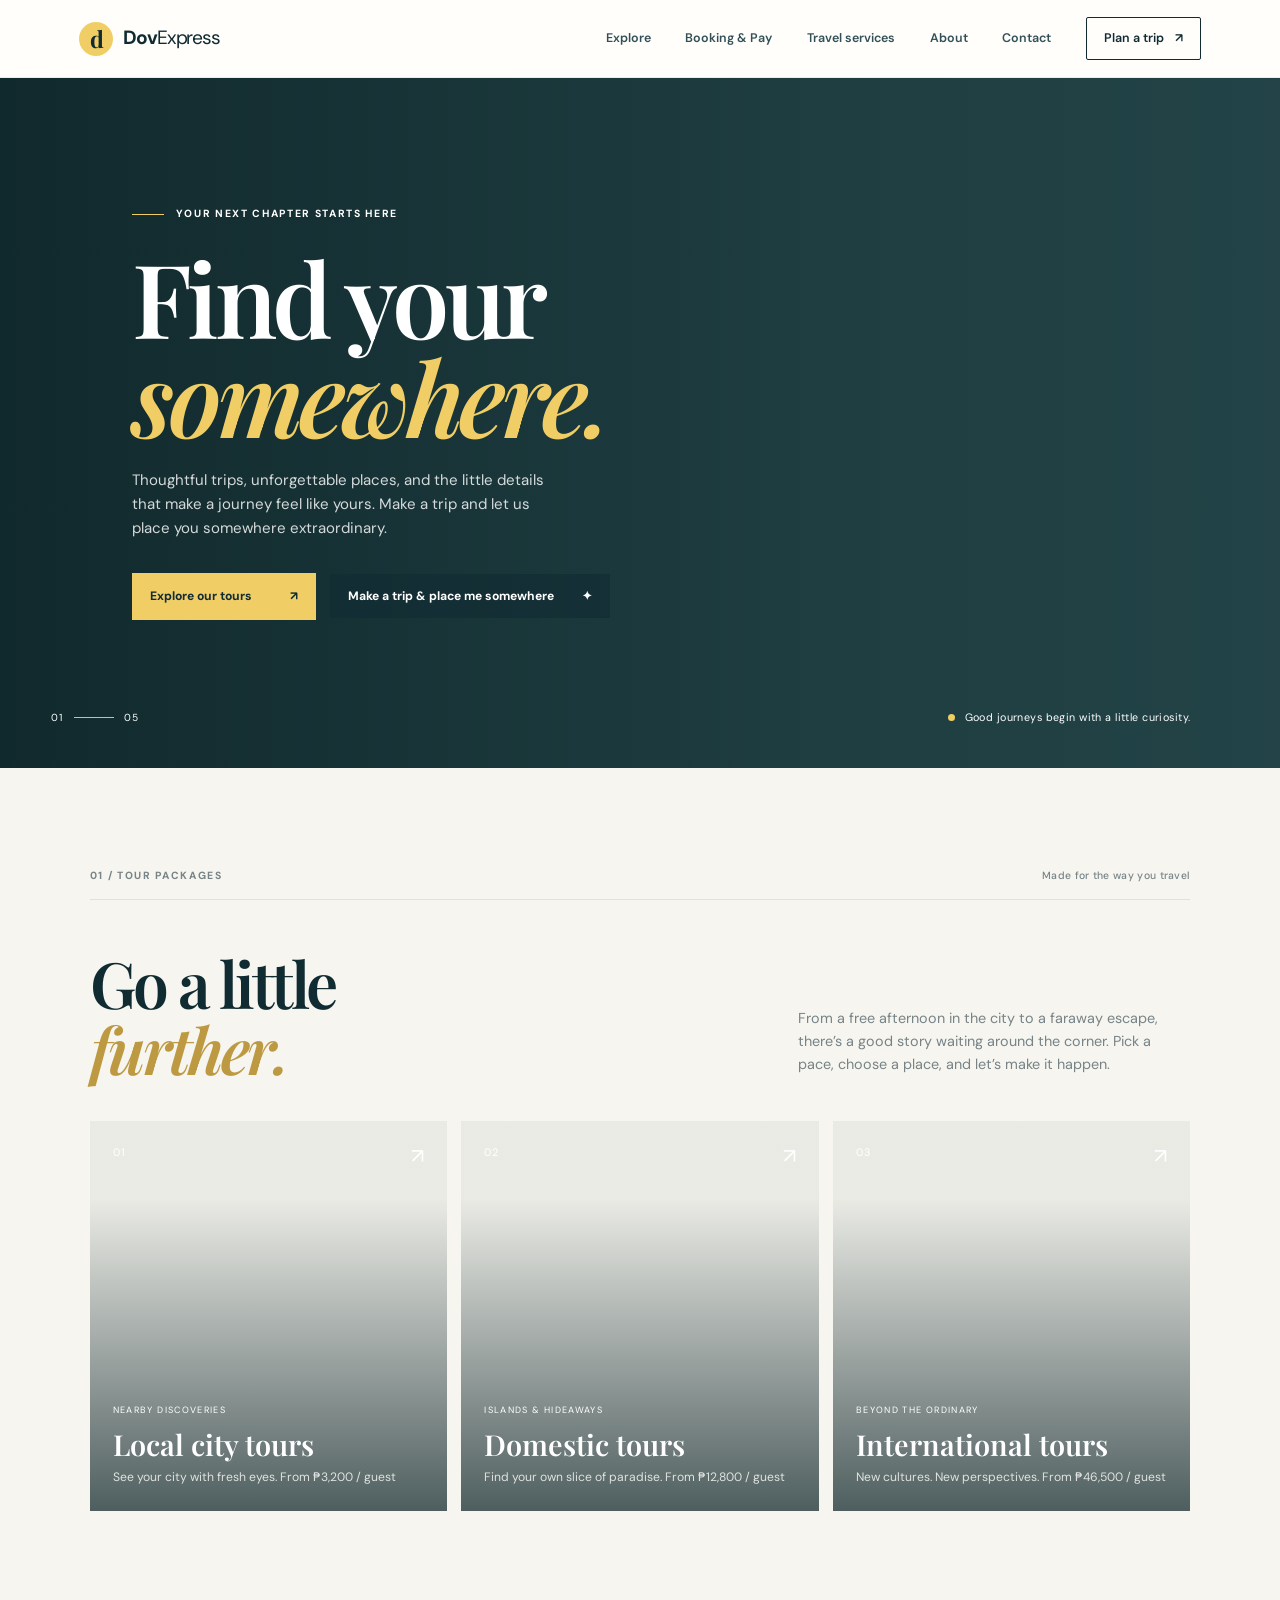
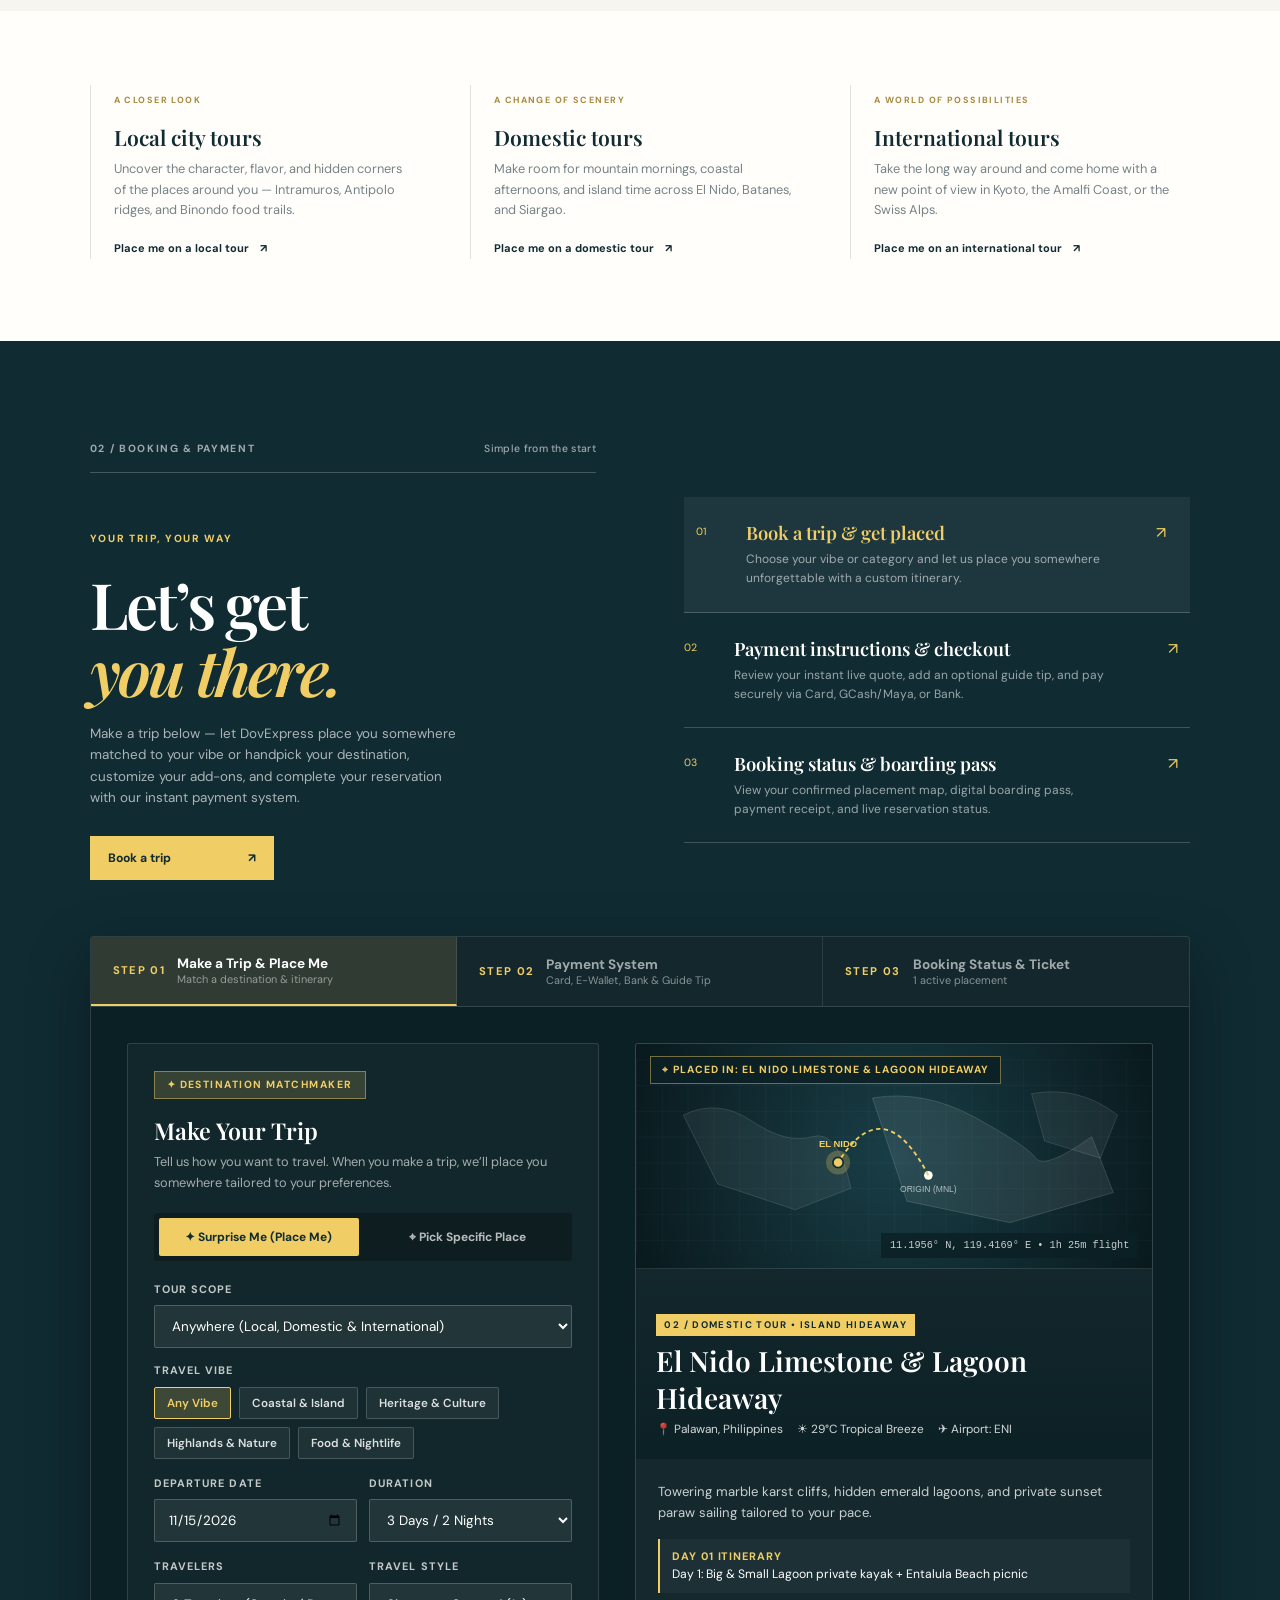
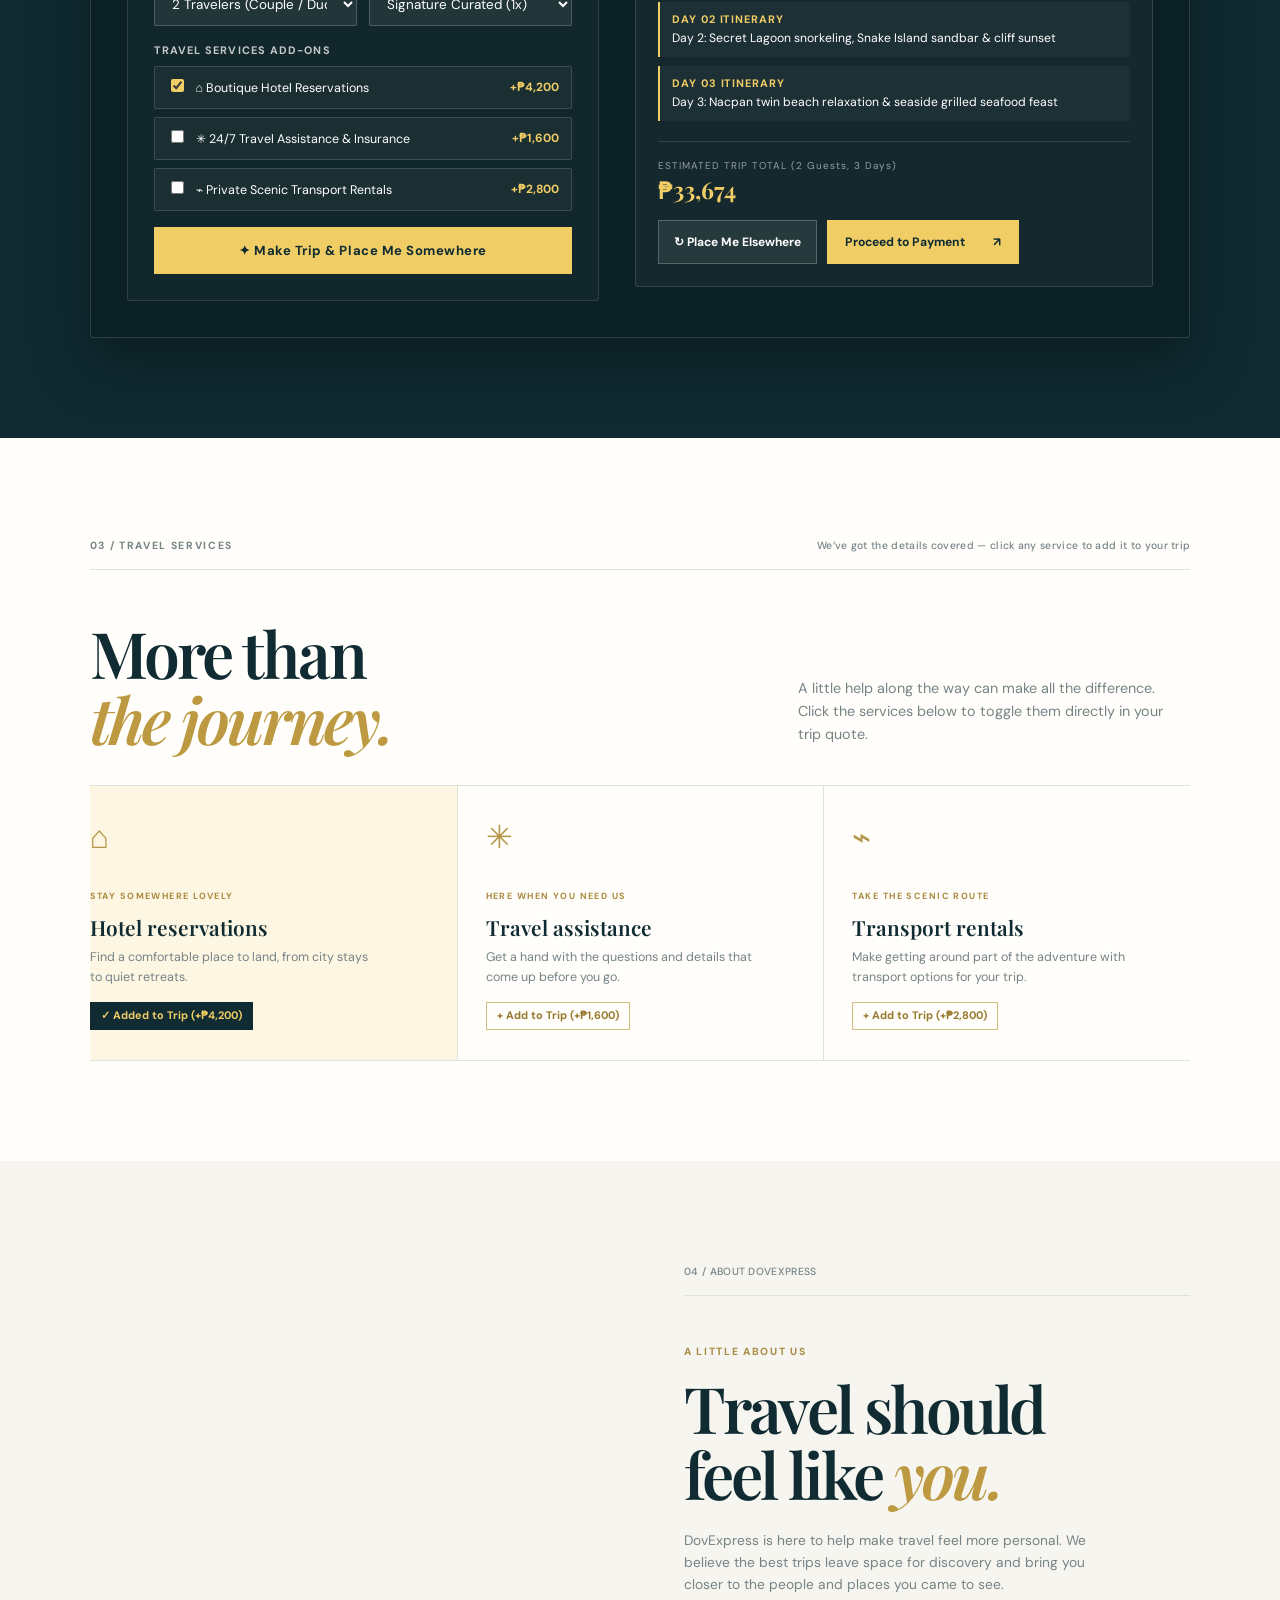
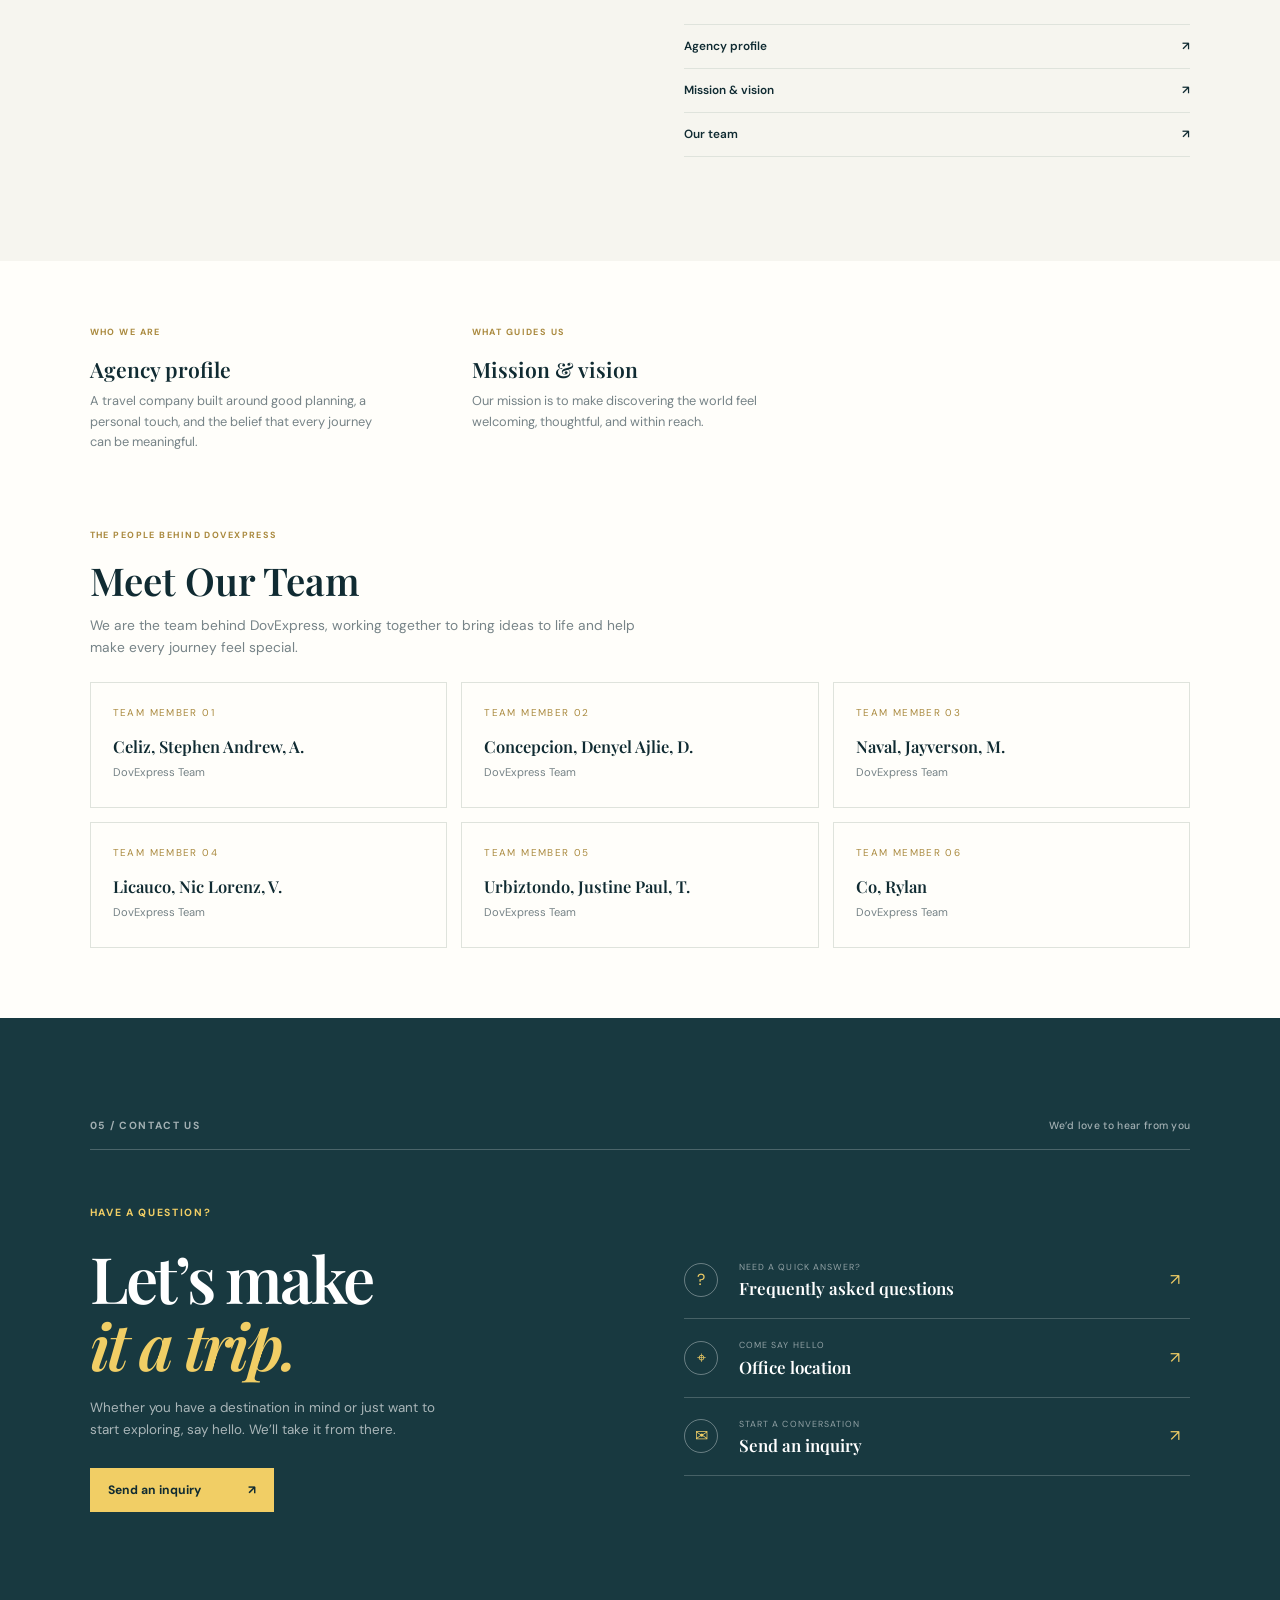
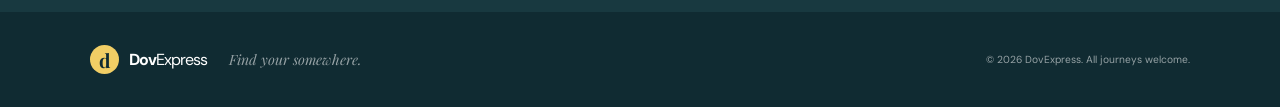
<file: index.html>
<!doctype html>
<html lang="en">
<head>
  <meta charset="utf-8">
  <meta name="viewport" content="width=device-width, initial-scale=1">
  <meta name="theme-color" content="#102b32">
  <meta name="description" content="Find your next favorite place with DovExpress. Explore local, domestic, and international tours, let us place you somewhere unforgettable, and complete your booking with our integrated payment system.">
  <title>DovExpress — Find your somewhere</title>
  <link rel="preconnect" href="https://fonts.googleapis.com">
  <link rel="preconnect" href="https://fonts.gstatic.com" crossorigin>
  <link href="https://fonts.googleapis.com/css2?family=DM+Sans:wght@400;500;600;700&family=Playfair+Display:wght@600;700&display=swap" rel="stylesheet">
  <link rel="stylesheet" href="style.css">
</head>
<body>
  <header class="site-header">
    <div class="nav-wrap">
      <a class="brand" href="#home" aria-label="DovExpress home"><span class="brand-mark">d</span><span>Dov<span class="brand-light">Express</span></span></a>
      <input class="nav-check" type="checkbox" id="nav-check" aria-label="Toggle navigation">
      <label class="nav-toggle" for="nav-check" aria-hidden="true"><span></span><span></span><span></span></label>
      <nav class="main-nav" aria-label="Main navigation">
        <a href="#tours">Explore</a>
        <a href="#booking">Booking &amp; Pay</a>
        <a href="#services">Travel services</a>
        <a href="#about">About</a>
        <a href="#contact">Contact</a>
        <a class="nav-cta" href="#booking" id="nav-plan-cta">Plan a trip <span>↗</span></a>
      </nav>
    </div>
  </header>

  <main>
    <section class="hero" id="home">
      <div class="hero-photo" role="img" aria-label="Sunrise over a tropical coastline"></div>
      <div class="hero-content">
        <p class="eyebrow"><span class="eyebrow-line"></span> YOUR NEXT CHAPTER STARTS HERE</p>
        <h1>Find your<br><em>somewhere.</em></h1>
        <p class="hero-copy">Thoughtful trips, unforgettable places, and the little details that make a journey feel like yours. Make a trip and let us place you somewhere extraordinary.</p>
        <div class="hero-actions">
          <a class="button button-yellow" href="#tours">Explore our tours <span>↗</span></a>
          <button type="button" class="button button-outline-light" id="hero-surprise-btn">Make a trip &amp; place me somewhere <span>✦</span></button>
        </div>
      </div>
      <div class="hero-note"><span class="note-dot"></span> Good journeys begin with a little curiosity.</div>
      <div class="hero-index">01 <span></span> 05</div>
    </section>

    <section class="intro section-pad" id="tours">
      <div class="section-topline"><span>01 / TOUR PACKAGES</span><span>Made for the way you travel</span></div>
      <div class="intro-heading">
        <h2>Go a little<br><em>further.</em></h2>
        <p>From a free afternoon in the city to a faraway escape, there’s a good story waiting around the corner. Pick a pace, choose a place, and let’s make it happen.</p>
      </div>
      <div class="tour-grid">
        <a class="tour-card tour-city" href="#local-tours" data-tour-category="local">
          <span class="tour-number">01</span><span class="tour-arrow">↗</span>
          <div class="tour-caption"><span>NEARBY DISCOVERIES</span><h3>Local city tours</h3><p>See your city with fresh eyes. From ₱3,200 / guest</p></div>
        </a>
        <a class="tour-card tour-domestic" href="#domestic-tours" data-tour-category="domestic">
          <span class="tour-number">02</span><span class="tour-arrow">↗</span>
          <div class="tour-caption"><span>ISLANDS &amp; HIDEAWAYS</span><h3>Domestic tours</h3><p>Find your own slice of paradise. From ₱12,800 / guest</p></div>
        </a>
        <a class="tour-card tour-international" href="#international-tours" data-tour-category="international">
          <span class="tour-number">03</span><span class="tour-arrow">↗</span>
          <div class="tour-caption"><span>BEYOND THE ORDINARY</span><h3>International tours</h3><p>New cultures. New perspectives. From ₱46,500 / guest</p></div>
        </a>
      </div>
    </section>

    <section class="trip-list section-pad" aria-label="Tour categories">
      <div class="trip-column" id="local-tours"><span class="mini-label">A CLOSER LOOK</span><h3>Local city tours</h3><p>Uncover the character, flavor, and hidden corners of the places around you — Intramuros, Antipolo ridges, and Binondo food trails.</p><a href="#booking" data-place-category="local">Place me on a local tour <span>↗</span></a></div>
      <div class="trip-column" id="domestic-tours"><span class="mini-label">A CHANGE OF SCENERY</span><h3>Domestic tours</h3><p>Make room for mountain mornings, coastal afternoons, and island time across El Nido, Batanes, and Siargao.</p><a href="#booking" data-place-category="domestic">Place me on a domestic tour <span>↗</span></a></div>
      <div class="trip-column" id="international-tours"><span class="mini-label">A WORLD OF POSSIBILITIES</span><h3>International tours</h3><p>Take the long way around and come home with a new point of view in Kyoto, the Amalfi Coast, or the Swiss Alps.</p><a href="#booking" data-place-category="international">Place me on an international tour <span>↗</span></a></div>
    </section>

    <section class="booking section-pad" id="booking">
      <div class="booking-top-grid">
        <div class="booking-copy">
          <div class="section-topline light"><span>02 / BOOKING &amp; PAYMENT</span><span>Simple from the start</span></div>
          <p class="eyebrow">YOUR TRIP, YOUR WAY</p>
          <h2>Let’s get<br><em>you there.</em></h2>
          <p>Make a trip below — let DovExpress place you somewhere matched to your vibe or handpick your destination, customize your add-ons, and complete your reservation with our instant payment system.</p>
          <button type="button" class="button button-yellow" id="book-a-trip-cta">Book a trip <span>↗</span></button>
        </div>
        <div class="booking-details">
          <article class="detail-row active-step-row" id="step-row-1" data-step-target="1"><span class="detail-no">01</span><div><h3>Book a trip &amp; get placed</h3><p>Choose your vibe or category and let us place you somewhere unforgettable with a custom itinerary.</p></div><span class="detail-icon">↗</span></article>
          <article class="detail-row" id="step-row-2" data-step-target="2"><span class="detail-no">02</span><div><h3>Payment instructions &amp; checkout</h3><p>Review your instant live quote, add an optional guide tip, and pay securely via Card, GCash/Maya, or Bank.</p></div><span class="detail-icon">↗</span></article>
          <article class="detail-row" id="step-row-3" data-step-target="3"><span class="detail-no">03</span><div><h3>Booking status &amp; boarding pass</h3><p>View your confirmed placement map, digital boarding pass, payment receipt, and live reservation status.</p></div><span class="detail-icon">↗</span></article>
        </div>
      </div>

      <!-- INTERACTIVE TRIP PLACEMENT & PAYMENT STUDIO -->
      <div class="trip-studio" id="trip-studio">
        <div class="studio-tabs" role="tablist" aria-label="Trip booking and payment steps">
          <button type="button" class="studio-tab active" id="tab-btn-1" data-tab="1">
            <span class="studio-tab-num">STEP 01</span>
            <span>
              <strong class="studio-tab-title">Make a Trip &amp; Place Me</strong>
              <small class="studio-tab-sub">Match a destination &amp; itinerary</small>
            </span>
          </button>
          <button type="button" class="studio-tab" id="tab-btn-2" data-tab="2">
            <span class="studio-tab-num">STEP 02</span>
            <span>
              <strong class="studio-tab-title">Payment System</strong>
              <small class="studio-tab-sub">Card, E-Wallet, Bank &amp; Guide Tip</small>
            </span>
          </button>
          <button type="button" class="studio-tab" id="tab-btn-3" data-tab="3">
            <span class="studio-tab-num">STEP 03</span>
            <span>
              <strong class="studio-tab-title">Booking Status &amp; Ticket</strong>
              <small class="studio-tab-sub" id="tab-status-sub">1 active placement ready</small>
            </span>
          </button>
        </div>

        <!-- PANEL 1: MAKE A TRIP & PLACE ME SOMEWHERE -->
        <div class="studio-panel active" id="studio-panel-1">
          <div class="planner-grid">
            <div class="planner-form-card">
              <span class="interactive-badge">✦ DESTINATION MATCHMAKER</span>
              <h3>Make Your Trip</h3>
              <p class="planner-sub">Tell us how you want to travel. When you make a trip, we’ll place you somewhere tailored to your preferences.</p>

              <div class="mode-switch" role="group" aria-label="Placement mode">
                <button type="button" class="mode-btn active" id="mode-surprise-btn" data-mode="surprise">✦ Surprise Me (Place Me)</button>
                <button type="button" class="mode-btn" id="mode-manual-btn" data-mode="manual">⌖ Pick Specific Place</button>
              </div>

              <div class="field-group" id="surprise-controls">
                <label class="field-label" for="trip-scope">Tour Scope</label>
                <select class="field-select" id="trip-scope">
                  <option value="all">Anywhere (Local, Domestic &amp; International)</option>
                  <option value="local">01 / Local City Tours (Nearby Discoveries)</option>
                  <option value="domestic">02 / Domestic Tours (Islands &amp; Hideaways)</option>
                  <option value="international">03 / International Tours (Beyond the Ordinary)</option>
                </select>
                <div style="margin-top: 14px;">
                  <span class="field-label">Travel Vibe</span>
                  <div class="vibe-chips" id="vibe-chip-group">
                    <button type="button" class="vibe-chip active" data-vibe="all">Any Vibe</button>
                    <button type="button" class="vibe-chip" data-vibe="coastal">Coastal &amp; Island</button>
                    <button type="button" class="vibe-chip" data-vibe="culture">Heritage &amp; Culture</button>
                    <button type="button" class="vibe-chip" data-vibe="mountain">Highlands &amp; Nature</button>
                    <button type="button" class="vibe-chip" data-vibe="culinary">Food &amp; Nightlife</button>
                  </div>
                </div>
              </div>

              <div class="field-group" id="manual-controls" style="display:none;">
                <label class="field-label" for="manual-destination">Select Your Destination</label>
                <select class="field-select" id="manual-destination"></select>
              </div>

              <div class="field-row-2">
                <div class="field-group">
                  <label class="field-label" for="trip-date">Departure Date</label>
                  <input type="date" class="field-input" id="trip-date" value="2026-11-15">
                </div>
                <div class="field-group">
                  <label class="field-label" for="trip-days">Duration</label>
                  <select class="field-select" id="trip-days">
                    <option value="3" selected>3 Days / 2 Nights</option>
                    <option value="5">5 Days / 4 Nights</option>
                    <option value="7">7 Days / 6 Nights</option>
                  </select>
                </div>
              </div>

              <div class="field-row-2">
                <div class="field-group">
                  <label class="field-label" for="trip-guests">Travelers</label>
                  <select class="field-select" id="trip-guests">
                    <option value="1">1 Solo Traveler</option>
                    <option value="2" selected>2 Travelers (Couple / Duo)</option>
                    <option value="4">4 Travelers (Small Group)</option>
                    <option value="6">6 Travelers (Family Pack)</option>
                  </select>
                </div>
                <div class="field-group">
                  <label class="field-label" for="trip-pace">Travel Style</label>
                  <select class="field-select" id="trip-pace">
                    <option value="standard" selected>Signature Curated (1x)</option>
                    <option value="relaxed">Relaxed Essential (0.85x)</option>
                    <option value="luxe">Private Luxe First (1.35x)</option>
                  </select>
                </div>
              </div>

              <div class="field-group">
                <span class="field-label">Travel Services Add-Ons</span>
                <div class="addon-checks">
                  <label class="addon-item">
                    <span><input type="checkbox" id="addon-hotel" checked> ⌂ Boutique Hotel Reservations</span>
                    <span class="addon-price">+₱4,200</span>
                  </label>
                  <label class="addon-item">
                    <span><input type="checkbox" id="addon-assist"> ✳ 24/7 Travel Assistance &amp; Insurance</span>
                    <span class="addon-price">+₱1,600</span>
                  </label>
                  <label class="addon-item">
                    <span><input type="checkbox" id="addon-transport"> ⌁ Private Scenic Transport Rentals</span>
                    <span class="addon-price">+₱2,800</span>
                  </label>
                </div>
              </div>

              <button type="button" class="place-me-btn" id="make-trip-btn">
                <span>✦ Make Trip &amp; Place Me Somewhere</span>
              </button>
            </div>

            <!-- RIGHT COLUMN: LIVE PLACEMENT MAP & DESTINATION CARD -->
            <div class="placement-card" id="placement-result-card">
              <div class="placement-map-box">
                <div class="map-overlay-pill" id="map-status-label">⌖ PLACED IN: EL NIDO, PALAWAN</div>
                <svg class="placement-svg" viewBox="0 0 600 225" aria-label="Destination placement map">
                  <defs>
                    <pattern id="grid-pat" width="30" height="30" patternUnits="userSpaceOnUse">
                      <path d="M 30 0 L 0 0 0 30" fill="none" stroke="rgba(255,255,255,0.06)" stroke-width="1"/>
                    </pattern>
                  </defs>
                  <rect width="600" height="225" fill="url(#grid-pat)"/>
                  <!-- Stylized Landmasses -->
                  <path d="M55,65 Q95,45 135,72 T205,90 T250,150 L185,175 L95,145 Z" fill="rgba(255,255,255,0.06)" stroke="rgba(255,255,255,0.14)"/>
                  <path d="M275,45 Q335,35 395,68 T465,115 T530,90 L555,155 L435,190 L315,165 Z" fill="rgba(255,255,255,0.08)" stroke="rgba(255,255,255,0.16)"/>
                  <path d="M460,40 Q515,30 560,65 L540,115 L475,95 Z" fill="rgba(255,255,255,0.06)" stroke="rgba(255,255,255,0.14)"/>
                  <!-- Origin Marker (Manila / Antipolo Hub) -->
                  <circle cx="340" cy="135" r="5" fill="#fff"/>
                  <text x="340" y="154" fill="rgba(255,255,255,0.65)" font-size="10" text-anchor="middle" font-family="sans-serif">ORIGIN (MNL)</text>
                  <!-- Dynamic Flight Arc -->
                  <path id="map-flight-arc" d="M340,135 Q280,65 235,120" fill="none" stroke="#f1ce65" stroke-width="2.2" stroke-dasharray="5,4"/>
                  <!-- Destination Pulse Pin -->
                  <circle id="map-pin-outer" cx="235" cy="120" r="14" fill="rgba(241,206,101,0.25)"/>
                  <circle id="map-pin-inner" cx="235" cy="120" r="6" fill="#f1ce65" stroke="#102b32" stroke-width="2"/>
                  <text id="map-pin-label" x="235" y="98" fill="#f1ce65" font-size="11" font-weight="bold" text-anchor="middle" font-family="sans-serif">EL NIDO</text>
                </svg>
                <div class="map-coords-pill" id="map-coords-text">11.1956° N, 119.4169° E • 1h 25m flight</div>
              </div>

              <div class="placement-hero" id="placement-hero-bg" style="background-image: url('https://images.unsplash.com/photo-1510414842594-a61c69b5ae57?auto=format&fit=crop&w=900&q=80');">
                <div class="placement-hero-content">
                  <span class="placed-tag" id="placed-category-badge">02 / DOMESTIC TOUR • ISLAND HIDEAWAY</span>
                  <h3 id="placed-title">El Nido Limestone &amp; Lagoon Hideaway</h3>
                  <div class="placement-meta">
                    <span id="placed-region">📍 Palawan, Philippines</span>
                    <span id="placed-weather">☀ 29°C Tropical Breeze</span>
                    <span id="placed-code">✈ Airport: ENI</span>
                  </div>
                </div>
              </div>

              <div class="placement-body">
                <p class="placement-desc" id="placed-desc">Towering marble karst cliffs, hidden emerald lagoons, and private sunset paraw sailing tailored to your pace.</p>
                <div class="itinerary-list" id="placed-itinerary"></div>

                <div class="placement-footer">
                  <div class="price-preview-box">
                    <small>ESTIMATED TRIP TOTAL (<span id="preview-guest-count">2 Guests, 3 Days</span>)</small>
                    <strong id="placed-total-preview">₱34,000</strong>
                  </div>
                  <div class="placement-actions">
                    <button type="button" class="btn-secondary-dark" id="reroll-place-btn">↻ Place Me Elsewhere</button>
                    <button type="button" class="button button-yellow" id="proceed-to-pay-btn">Proceed to Payment <span>↗</span></button>
                  </div>
                </div>
              </div>
            </div>
          </div>
        </div>

        <!-- PANEL 2: PAYMENT SYSTEM -->
        <div class="studio-panel" id="studio-panel-2">
          <div class="payment-grid">
            <div class="planner-form-card">
              <span class="interactive-badge">🔒 SECURE DOVEXPRESS CHECKOUT</span>
              <h3>Complete Your Payment</h3>
              <p class="planner-sub">Choose your preferred payment method, customize any optional tour guide tip, and lock in your placement.</p>

              <div class="pay-methods-tabs" role="tablist" aria-label="Payment method">
                <button type="button" class="pay-method-btn active" data-pay-method="card">💳 Credit / Debit Card</button>
                <button type="button" class="pay-method-btn" data-pay-method="ewallet">📱 GCash / Maya QR</button>
                <button type="button" class="pay-method-btn" data-pay-method="bank">🏦 Bank Transfer</button>
              </div>

              <!-- Traveler Contact Info -->
              <div class="field-row-2">
                <div class="field-group">
                  <label class="field-label" for="payer-name">Lead Traveler Full Name</label>
                  <input type="text" class="field-input" id="payer-name" value="Alex Rivera" placeholder="Full Name">
                </div>
                <div class="field-group">
                  <label class="field-label" for="payer-email">Email for E-Ticket &amp; Receipt</label>
                  <input type="email" class="field-input" id="payer-email" value="alex.rivera@example.com" placeholder="you@example.com">
                </div>
              </div>

              <!-- Credit Card Box -->
              <div id="pay-box-card">
                <div class="credit-card-visual">
                  <div class="cc-top">
                    <div class="cc-chip"></div>
                    <span id="cc-brand-label">VISA SIGNATURE • DOVEXPRESS</span>
                  </div>
                  <div class="cc-number-display" id="cc-preview-num">4532 •••• •••• 8891</div>
                  <div class="cc-bottom">
                    <div><small style="display:block;font-size:0.55rem;opacity:0.6;">CARDHOLDER</small><strong id="cc-preview-name">ALEX RIVERA</strong></div>
                    <div><small style="display:block;font-size:0.55rem;opacity:0.6;">EXPIRES</small><strong id="cc-preview-exp">08/29</strong></div>
                  </div>
                </div>

                <div class="field-group">
                  <label class="field-label" for="cc-number">Card Number</label>
                  <input type="text" class="field-input" id="cc-number" maxlength="19" value="4532 8910 2341 8891" placeholder="4532 0000 0000 0000">
                </div>
                <div class="field-row-2">
                  <div class="field-group">
                    <label class="field-label" for="cc-expiry">Expiry Date (MM/YY)</label>
                    <input type="text" class="field-input" id="cc-expiry" maxlength="5" value="08/29" placeholder="MM/YY">
                  </div>
                  <div class="field-group">
                    <label class="field-label" for="cc-cvv">Security Code (CVV)</label>
                    <input type="password" class="field-input" id="cc-cvv" maxlength="4" value="842" placeholder="123">
                  </div>
                </div>
              </div>

              <!-- E-Wallet Box -->
              <div id="pay-box-ewallet" style="display:none;">
                <div class="ewallet-box">
                  <div class="field-row-2">
                    <div class="field-group">
                      <label class="field-label" for="ewallet-provider">Select Wallet</label>
                      <select class="field-select" id="ewallet-provider">
                        <option value="GCash">GCash Express Checkout</option>
                        <option value="Maya">Maya Wallet / QR Ph</option>
                        <option value="PayPal">PayPal International</option>
                      </select>
                    </div>
                    <div class="field-group">
                      <label class="field-label" for="ewallet-phone">Linked Mobile Number</label>
                      <input type="tel" class="field-input" id="ewallet-phone" value="+63 917 555 0192">
                    </div>
                  </div>
                  <div class="qr-placeholder" aria-label="QR Ph Payment Code">
                    <svg viewBox="0 0 100 100" width="110" height="110">
                      <rect x="8" y="8" width="26" height="26" fill="none" stroke="#102b32" stroke-width="6"/>
                      <rect x="16" y="16" width="10" height="10" fill="#102b32"/>
                      <rect x="66" y="8" width="26" height="26" fill="none" stroke="#102b32" stroke-width="6"/>
                      <rect x="74" y="16" width="10" height="10" fill="#102b32"/>
                      <rect x="8" y="66" width="26" height="26" fill="none" stroke="#102b32" stroke-width="6"/>
                      <rect x="16" y="74" width="10" height="10" fill="#102b32"/>
                      <rect x="44" y="12" width="12" height="12" fill="#102b32"/>
                      <rect x="44" y="36" width="18" height="18" fill="#102b32"/>
                      <rect x="14" y="44" width="16" height="10" fill="#102b32"/>
                      <rect x="68" y="46" width="22" height="14" fill="#102b32"/>
                      <rect x="44" y="68" width="20" height="22" fill="#102b32"/>
                      <rect x="72" y="72" width="18" height="18" fill="#aa8a3f"/>
                    </svg>
                  </div>
                  <p style="text-align:center;font-size:0.75rem;color:rgba(255,255,255,0.75);margin:0;">Scan QR Ph or click confirm below to authorize via your linked wallet.</p>
                </div>
              </div>

              <!-- Bank Transfer Box -->
              <div id="pay-box-bank" style="display:none;">
                <div class="bank-box">
                  <div class="field-group">
                    <label class="field-label" for="bank-name">Preferred Partner Bank</label>
                    <select class="field-select" id="bank-name">
                      <option value="BPI Direct">Bank of the Philippine Islands (BPI)</option>
                      <option value="BDO Unibank">BDO Unibank Online</option>
                      <option value="UnionBank">UnionBank Instant InstaPay</option>
                    </select>
                  </div>
                  <div class="field-group" style="margin-bottom:0;">
                    <label class="field-label" for="bank-ref">Account Holder / Reference Note</label>
                    <input type="text" class="field-input" id="bank-ref" value="DOVEXPRESS-TRIP-PAYMENT">
                  </div>
                </div>
              </div>

              <!-- Optional Guide & Crew Tip Selector -->
              <div class="field-group" style="margin-top: 16px;">
                <span class="field-label">Optional Tour Guide &amp; Local Crew Tip (Places You w/ Priority Host)</span>
                <div class="tip-selector" id="tip-selector-group">
                  <button type="button" class="tip-btn" data-tip-pct="0">No Tip</button>
                  <button type="button" class="tip-btn active" data-tip-pct="5">5% Tip</button>
                  <button type="button" class="tip-btn" data-tip-pct="10">10% Tip</button>
                  <button type="button" class="tip-btn" data-tip-pct="15">15% Tip</button>
                  <button type="button" class="tip-btn" data-tip-pct="custom">Custom</button>
                </div>
                <div id="custom-tip-wrap" style="display:none;margin-top:10px;">
                  <label class="field-label" for="custom-tip-input">Custom Tip Amount (PHP ₱)</label>
                  <input type="number" class="field-input" id="custom-tip-input" min="0" step="100" value="1000">
                </div>
              </div>

              <!-- Payment Schedule -->
              <div class="field-group">
                <label class="field-label" for="payment-plan">Payment Schedule</label>
                <select class="field-select" id="payment-plan">
                  <option value="full" selected>Pay 100% Full Amount Now</option>
                  <option value="deposit">Pay 30% Reservation Deposit Now (Balance 14 days before trip)</option>
                </select>
              </div>

              <button type="button" class="place-me-btn" id="submit-payment-btn">
                <span id="submit-payment-text">🔒 Authorize Payment &amp; Issue Boarding Pass</span>
              </button>
            </div>

            <!-- RIGHT COLUMN: LIVE QUOTE & ORDER BREAKDOWN -->
            <div class="summary-box">
              <div class="summary-header">
                <div>
                  <span class="mini-label" style="color:var(--yellow);">LIVE TRIP QUOTE</span>
                  <h3 style="font:600 1.35rem var(--serif);margin:4px 0 0;color:#fff;" id="sum-dest-name">El Nido Limestone &amp; Lagoon Hideaway</h3>
                </div>
                <button type="button" class="currency-toggle" id="currency-toggle-btn">Currency: PHP (₱)</button>
              </div>

              <div class="summary-line">
                <span>Assigned Placement</span>
                <strong id="sum-region">Palawan, Philippines (ENI)</strong>
              </div>
              <div class="summary-line">
                <span>Departure &amp; Duration</span>
                <strong id="sum-dates">2026-11-15 • 3 Days</strong>
              </div>
              <div class="summary-line">
                <span>Travelers &amp; Pace</span>
                <strong id="sum-guests">2 Guests • Signature Curated</strong>
              </div>
              <div class="summary-line" style="padding-top:10px;border-top:1px solid rgba(255,255,255,0.1);">
                <span>Base Tour Package</span>
                <strong id="sum-base-cost">₱25,600</strong>
              </div>
              <div class="summary-line">
                <span>Selected Travel Services (03)</span>
                <strong id="sum-addons-cost">₱4,200</strong>
              </div>
              <div class="summary-line">
                <span>Local Guide &amp; Crew Tip</span>
                <strong id="sum-tip-cost">₱1,490</strong>
              </div>
              <div class="summary-line" id="sum-discount-row" style="display:none;color:#81c784;">
                <span>Promo Discount (<span id="sum-promo-code-label">DOVWELCOME10</span>)</span>
                <strong id="sum-discount-amount">-₱2,980</strong>
              </div>
              <div class="summary-line">
                <span>Taxes &amp; Port/Conservation Fees (8%)</span>
                <strong id="sum-tax-cost">₱2,384</strong>
              </div>

              <div class="summary-total">
                <div>
                  <span style="display:block;font-size:0.7rem;color:rgba(255,255,255,0.6);" id="sum-due-label">TOTAL AMOUNT DUE NOW</span>
                  <small style="font-size:0.68rem;color:var(--yellow);" id="sum-per-person-label">₱16,837 per traveler</small>
                </div>
                <strong id="sum-grand-total">₱33,674</strong>
              </div>

              <div style="margin-top:20px;padding-top:16px;border-top:1px solid rgba(255,255,255,0.12);">
                <label class="field-label" for="promo-input">Have a Promo or Gift Code?</label>
                <div class="promo-row">
                  <input type="text" class="field-input" id="promo-input" placeholder="Enter code (e.g. DOVWELCOME10)">
                  <button type="button" class="btn-secondary-dark" id="apply-promo-btn">Apply</button>
                </div>
                <div class="promo-chips">
                  <button type="button" class="promo-chip" data-promo="DOVWELCOME10">Use DOVWELCOME10 (10% Off)</button>
                  <button type="button" class="promo-chip" data-promo="SOMEWHERE1500">Use SOMEWHERE1500 (₱1,500 Off)</button>
                </div>
              </div>
            </div>
          </div>
        </div>

        <!-- PANEL 3: BOOKING STATUS, BOARDING PASS & RECEIPT -->
        <div class="studio-panel" id="studio-panel-3">
          <div class="boarding-pass" id="boarding-pass-card">
            <div class="bp-header">
              <div>
                <span style="font-size:0.65rem;letter-spacing:0.15em;color:var(--yellow);display:block;">DOVEXPRESS OFFICIAL PLACEMENT &amp; BOARDING PASS</span>
                <strong style="font:600 1.35rem var(--serif);" id="bp-dest-title">El Nido Limestone &amp; Lagoon Hideaway</strong>
              </div>
              <div style="display:flex;align-items:center;gap:12px;">
                <span class="bp-status-badge" id="bp-status-pill">✓ CONFIRMED &amp; PAID</span>
                <strong style="font-family:monospace;font-size:0.95rem;color:var(--yellow);" id="bp-ref-code">REF: DOV-8492</strong>
              </div>
            </div>

            <div class="bp-body">
              <div>
                <div class="bp-route">
                  <div>
                    <div class="bp-code">MNL</div>
                    <div class="bp-city">Manila / Antipolo Hub</div>
                  </div>
                  <div class="bp-flight-line">
                    <div>✈ DIRECT DOVEXPRESS PLACEMENT longrightarrow</div>
                    <small id="bp-flight-meta">1h 25m • Gate B4 • Priority Boarding</small>
                  </div>
                  <div style="text-align:right;">
                    <div class="bp-code" id="bp-airport-code">ENI</div>
                    <div class="bp-city" id="bp-city-label">Palawan, Philippines</div>
                  </div>
                </div>

                <div class="bp-info-grid">
                  <div class="bp-info-cell">
                    <small>Lead Traveler</small>
                    <strong id="bp-traveler-name">Alex Rivera</strong>
                  </div>
                  <div class="bp-info-cell">
                    <small>Departure Date</small>
                    <strong id="bp-departure-date">2026-11-15</strong>
                  </div>
                  <div class="bp-info-cell">
                    <small>Party &amp; Duration</small>
                    <strong id="bp-party-info">2 Guests • 3 Days</strong>
                  </div>
                  <div class="bp-info-cell">
                    <small>Included Services</small>
                    <strong id="bp-services-info">Boutique Hotel Stay</strong>
                  </div>
                  <div class="bp-info-cell">
                    <small>Local Host &amp; Tip</small>
                    <strong id="bp-tip-info">Priority Host (5% Tip Included)</strong>
                  </div>
                  <div class="bp-info-cell">
                    <small>Coordinates Placed</small>
                    <strong id="bp-coords-info">11.1956° N, 119.4169° E</strong>
                  </div>
                </div>
              </div>

              <div class="bp-receipt-box">
                <div>
                  <span class="mini-label">PAYMENT RECEIPT</span>
                  <h4 style="margin:4px 0 10px;font:600 1.1rem var(--serif);">Official Settlement</h4>
                  <div style="font-size:0.78rem;display:grid;gap:6px;color:var(--ink-soft);">
                    <div style="display:flex;justify-content:space-between;"><span>Method:</span><strong id="bp-pay-method">Visa •••• 8891</strong></div>
                    <div style="display:flex;justify-content:space-between;"><span>Schedule:</span><strong id="bp-pay-plan">100% Full Payment</strong></div>
                    <div style="display:flex;justify-content:space-between;"><span>Amount Paid:</span><strong id="bp-amount-paid" style="color:var(--ink);font-size:0.95rem;">₱33,674</strong></div>
                  </div>
                </div>
                <div style="display:flex;gap:8px;flex-wrap:wrap;margin-top:16px;">
                  <button type="button" class="button button-yellow" id="print-pass-btn" style="min-width:auto;padding:10px 14px;font-size:0.72rem;">Print / Save PDF <span>↗</span></button>
                  <button type="button" class="btn-secondary-dark" id="copy-ref-btn" style="background:var(--ink);color:#fff;padding:10px 14px;font-size:0.72rem;">Copy Ref Code</button>
                </div>
              </div>
            </div>
          </div>

          <!-- Lookup / Saved Bookings History -->
          <div class="planner-form-card">
            <div style="display:flex;justify-content:space-between;align-items:center;flex-wrap:wrap;gap:12px;margin-bottom:14px;">
              <div>
                <h3 style="margin:0;font-size:1.2rem;">My Placed Trips &amp; Reservation Lookup</h3>
                <p class="planner-sub" style="margin:2px 0 0;">Click any booking below to view its boarding pass or plan another trip.</p>
              </div>
              <button type="button" class="btn-secondary-dark" id="plan-another-trip-btn">+ Make Another Trip</button>
            </div>
            <div id="saved-bookings-list" style="display:grid;gap:10px;"></div>
          </div>
        </div>
      </div>
    </section>

    <section class="services section-pad" id="services">
      <div class="section-topline"><span>03 / TRAVEL SERVICES</span><span>We’ve got the details covered — click any service to add it to your trip</span></div>
      <div class="services-heading"><h2>More than<br><em>the journey.</em></h2><p>A little help along the way can make all the difference. Click the services below to toggle them directly in your trip quote.</p></div>
      <div class="service-grid">
        <article class="service-card selected-service" id="service-card-hotel" data-addon-target="addon-hotel"><span class="service-symbol">⌂</span><span class="mini-label">STAY SOMEWHERE LOVELY</span><h3>Hotel reservations</h3><p>Find a comfortable place to land, from city stays to quiet retreats.</p><span class="service-toggle-pill">✓ Added to Trip (+₱4,200)</span></article>
        <article class="service-card" id="service-card-assist" data-addon-target="addon-assist"><span class="service-symbol">✳</span><span class="mini-label">HERE WHEN YOU NEED US</span><h3>Travel assistance</h3><p>Get a hand with the questions and details that come up before you go.</p><span class="service-toggle-pill">+ Add to Trip (+₱1,600)</span></article>
        <article class="service-card" id="service-card-transport" data-addon-target="addon-transport"><span class="service-symbol">⌁</span><span class="mini-label">TAKE THE SCENIC ROUTE</span><h3>Transport rentals</h3><p>Make getting around part of the adventure with transport options for your trip.</p><span class="service-toggle-pill">+ Add to Trip (+₱2,800)</span></article>
      </div>
    </section>

    <section class="about section-pad" id="about">
      <div class="about-image" role="img" aria-label="Traveler looking out at a mountain landscape"></div>
      <div class="about-copy"><div class="section-topline"><span>04 / ABOUT DOVEXPRESS</span></div><p class="eyebrow">A LITTLE ABOUT US</p><h2>Travel should<br>feel like <em>you.</em></h2><p>DovExpress is here to help make travel feel more personal. We believe the best trips leave space for discovery and bring you closer to the people and places you came to see.</p><div class="about-links"><a href="#profile">Agency profile <span>↗</span></a><a href="#mission">Mission &amp; vision <span>↗</span></a><a href="#team">Our team <span>↗</span></a></div></div>
    </section>
    <section class="about-more section-pad">
      <article id="profile"><span class="mini-label">WHO WE ARE</span><h3>Agency profile</h3><p>A travel company built around good planning, a personal touch, and the belief that every journey can be meaningful.</p></article>
      <article id="mission"><span class="mini-label">WHAT GUIDES US</span><h3>Mission &amp; vision</h3><p>Our mission is to make discovering the world feel welcoming, thoughtful, and within reach.</p></article>
      <article id="team" class="team-roster">
        <div class="team-heading"><span class="mini-label">THE PEOPLE BEHIND DOVEXPRESS</span><h3>Meet Our Team</h3><p>We are the team behind DovExpress, working together to bring ideas to life and help make every journey feel special.</p></div>
        <div class="team-roster-grid">
          <div class="team-member"><span class="team-number">TEAM MEMBER 01</span><h4>Celiz, Stephen Andrew, A.</h4><p>DovExpress Team</p></div>
          <div class="team-member"><span class="team-number">TEAM MEMBER 02</span><h4>Concepcion, Denyel Ajlie, D.</h4><p>DovExpress Team</p></div>
          <div class="team-member"><span class="team-number">TEAM MEMBER 03</span><h4>Naval, Jayverson, M.</h4><p>DovExpress Team</p></div>
          <div class="team-member"><span class="team-number">TEAM MEMBER 04</span><h4>Licauco, Nic Lorenz, V.</h4><p>DovExpress Team</p></div>
          <div class="team-member"><span class="team-number">TEAM MEMBER 05</span><h4>Urbiztondo, Justine Paul, T.</h4><p>DovExpress Team</p></div>
          <div class="team-member"><span class="team-number">TEAM MEMBER 06</span><h4>Co, Rylan</h4><p>DovExpress Team</p></div>
        </div>
      </article>
    </section>

    <section class="contact section-pad" id="contact">
      <div class="section-topline light"><span>05 / CONTACT US</span><span>We’d love to hear from you</span></div>
      <div class="contact-grid"><div><p class="eyebrow">HAVE A QUESTION?</p><h2>Let’s make<br><em>it a trip.</em></h2><p class="contact-intro">Whether you have a destination in mind or just want to start exploring, say hello. We’ll take it from there.</p><button type="button" class="button button-yellow" id="open-inquiry-btn" data-contact-modal="inquiry">Send an inquiry <span>↗</span></button></div>
        <div class="contact-options"><a href="#contact" class="contact-row" id="contact-faq-link" data-contact-modal="faq"><span class="contact-icon">?</span><span><small>NEED A QUICK ANSWER?</small><strong>Frequently asked questions</strong></span><b>↗</b></a><a href="#contact" class="contact-row" id="contact-office-link" data-contact-modal="office"><span class="contact-icon">⌖</span><span><small>COME SAY HELLO</small><strong>Office location</strong></span><b>↗</b></a><a href="#contact" class="contact-row" id="contact-inquiry-link" data-contact-modal="inquiry"><span class="contact-icon">✉</span><span><small>START A CONVERSATION</small><strong>Send an inquiry</strong></span><b>↗</b></a></div>
      </div>
    </section>
  </main>
  <footer class="site-footer"><a class="brand" href="#home"><span class="brand-mark">d</span><span>Dov<span class="brand-light">Express</span></span></a><p>Find your somewhere.</p><span class="copyright">© 2026 DovExpress. All journeys welcome.</span></footer>

  <!-- IN-PAGE CONTACT / FAQ / OFFICE MODAL -->
  <div class="dov-modal-backdrop" id="contact-modal-backdrop" role="dialog" aria-modal="true" aria-labelledby="contact-modal-title">
    <div class="dov-modal">
      <button type="button" class="dov-modal-close" id="close-modal-btn" aria-label="Close modal">✕</button>
      <span class="mini-label" id="contact-modal-tag">DOVEXPRESS CONCIERGE</span>
      <h3 style="font:600 1.6rem var(--serif);margin:6px 0 14px;" id="contact-modal-title">Send an Inquiry</h3>
      <div id="contact-modal-body"></div>
    </div>
  </div>

  <!-- TOAST NOTIFICATION -->
  <div class="dov-toast" id="dov-toast" role="status" aria-live="polite">Trip updated!</div>

  <script src="script.js"></script>
</body>
</html>
</file>
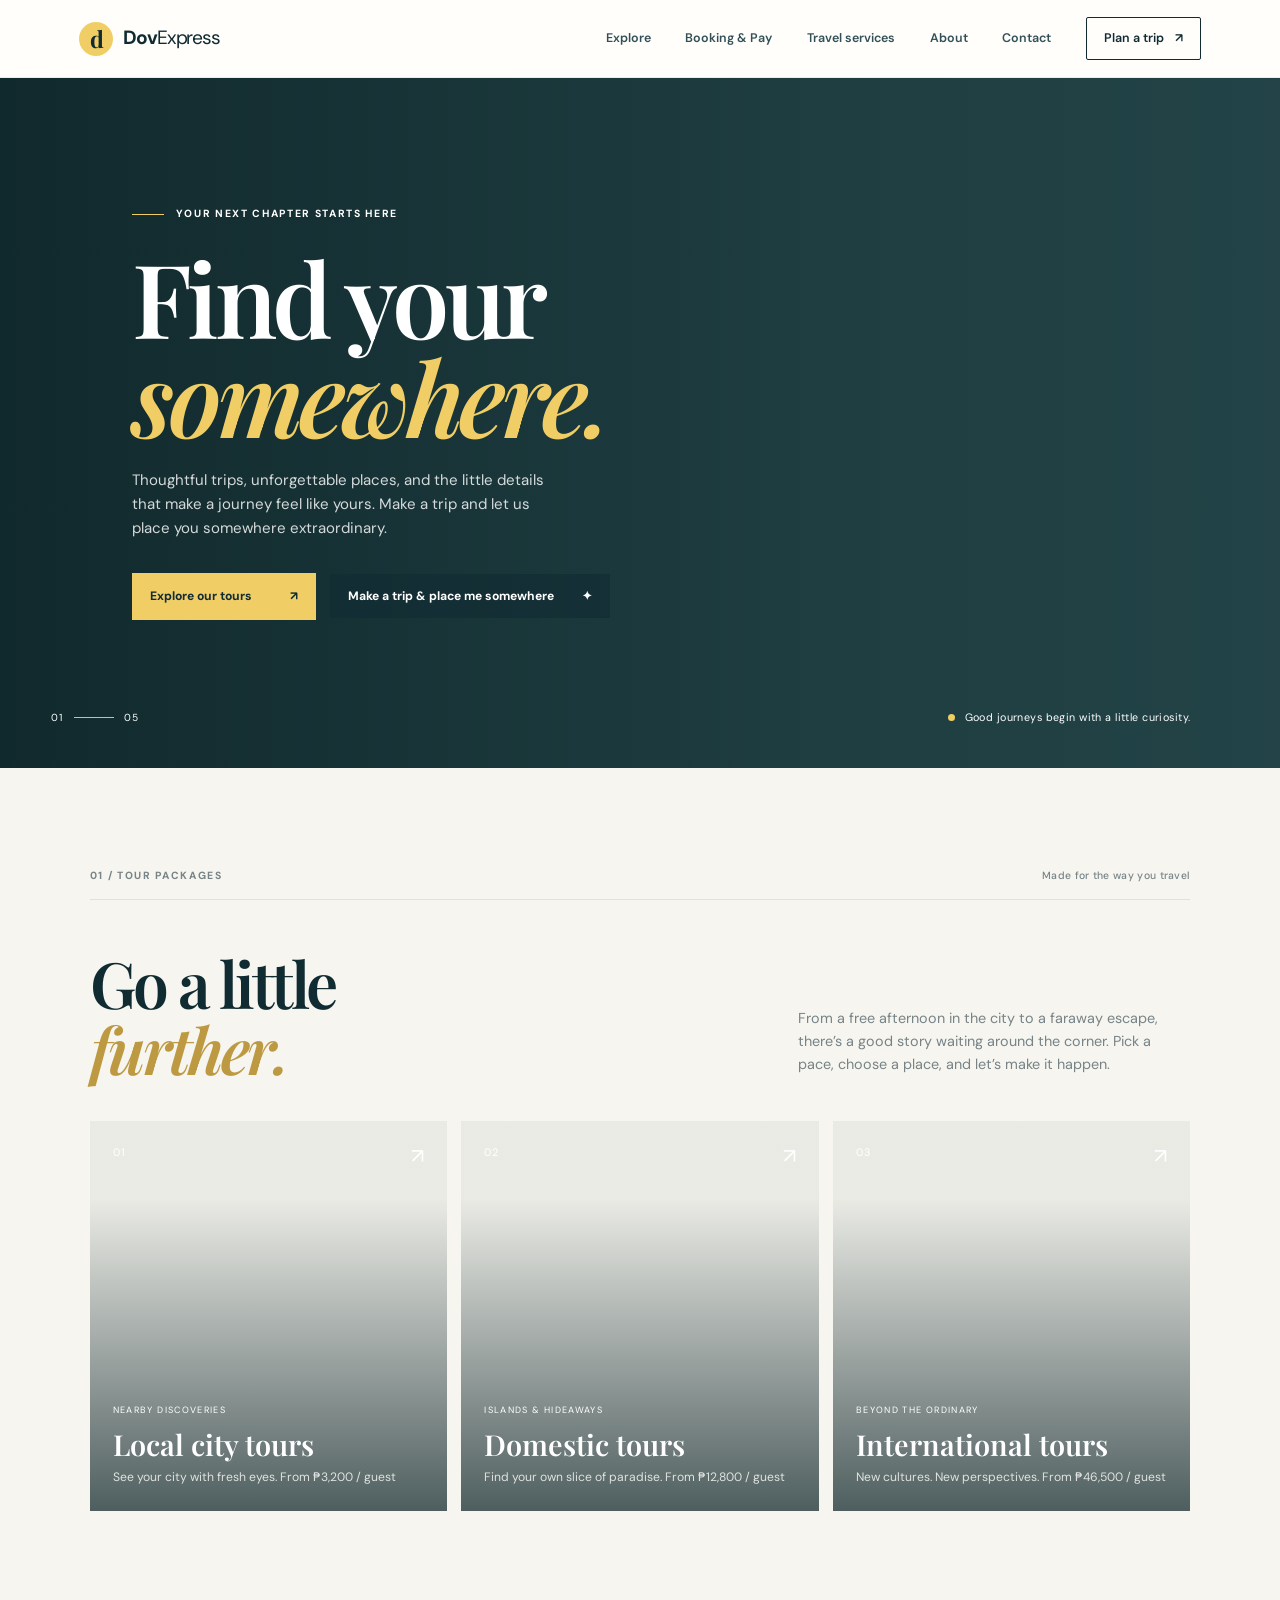
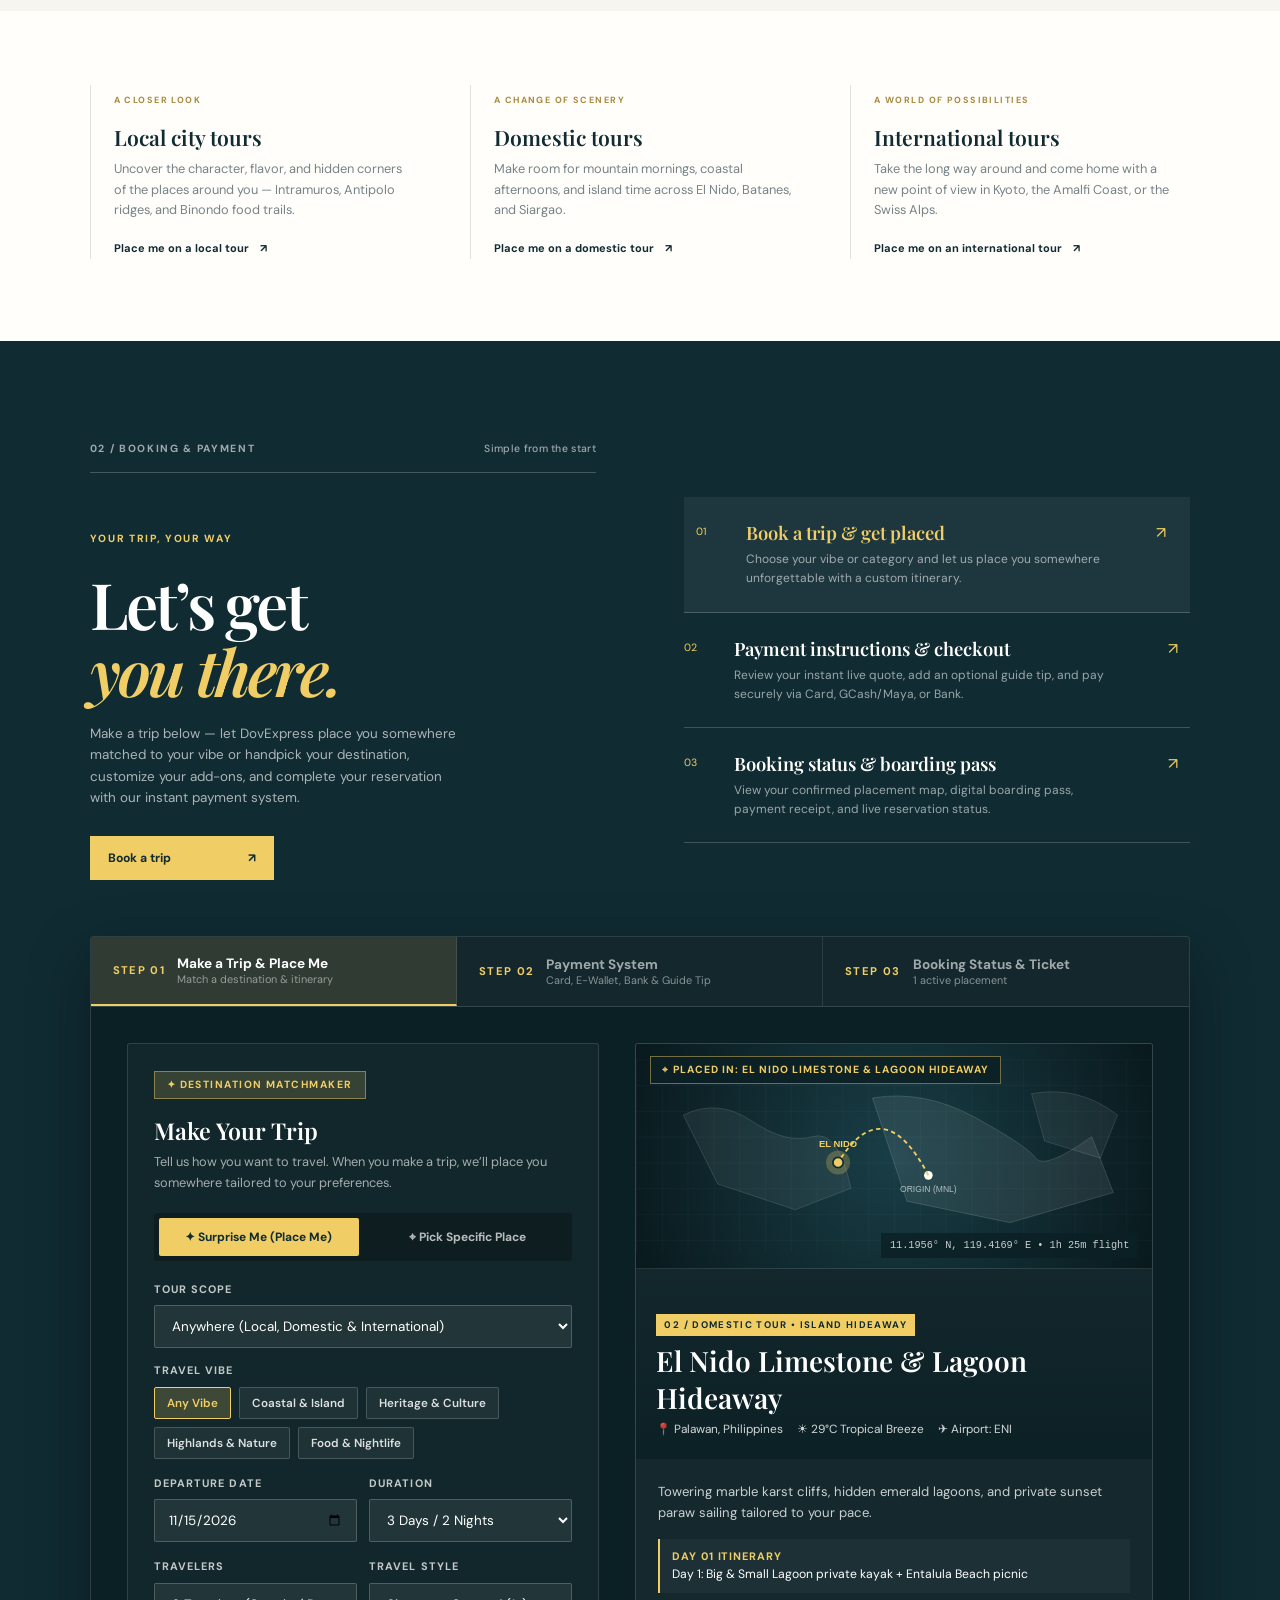
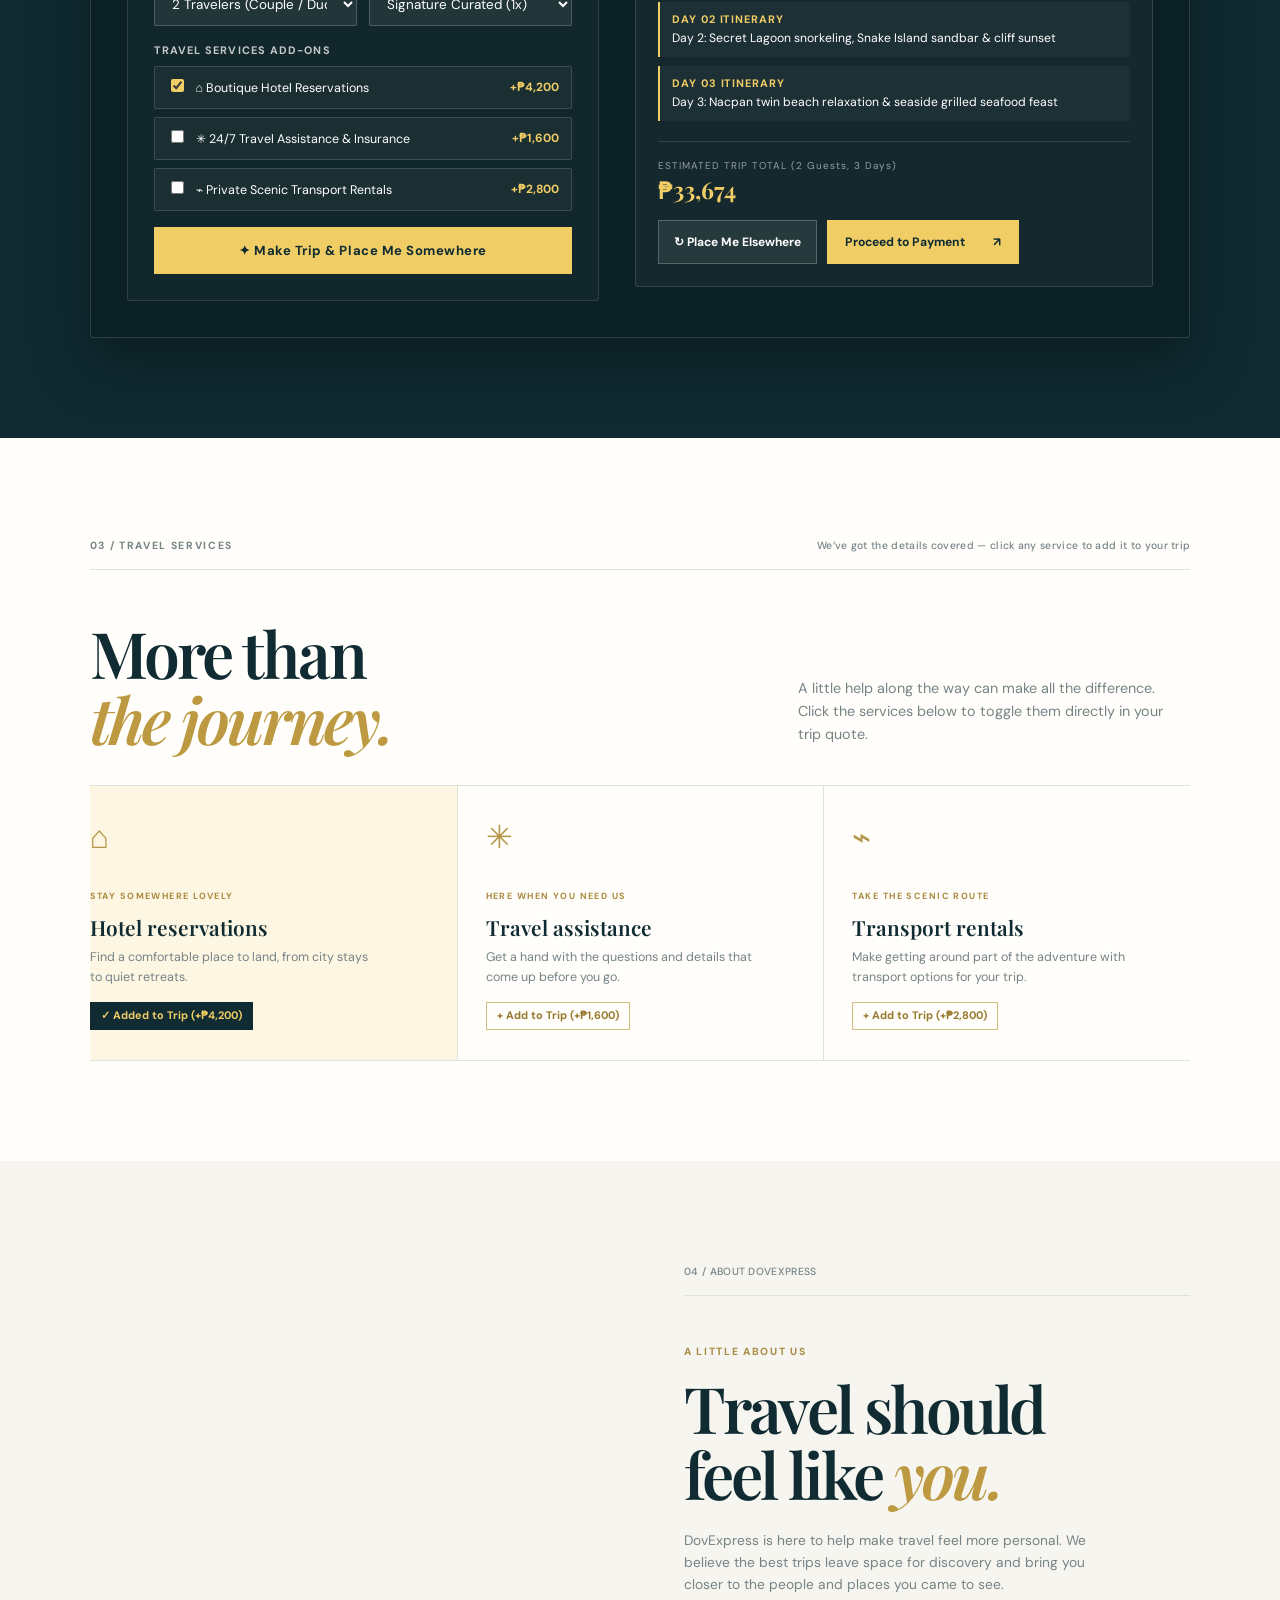
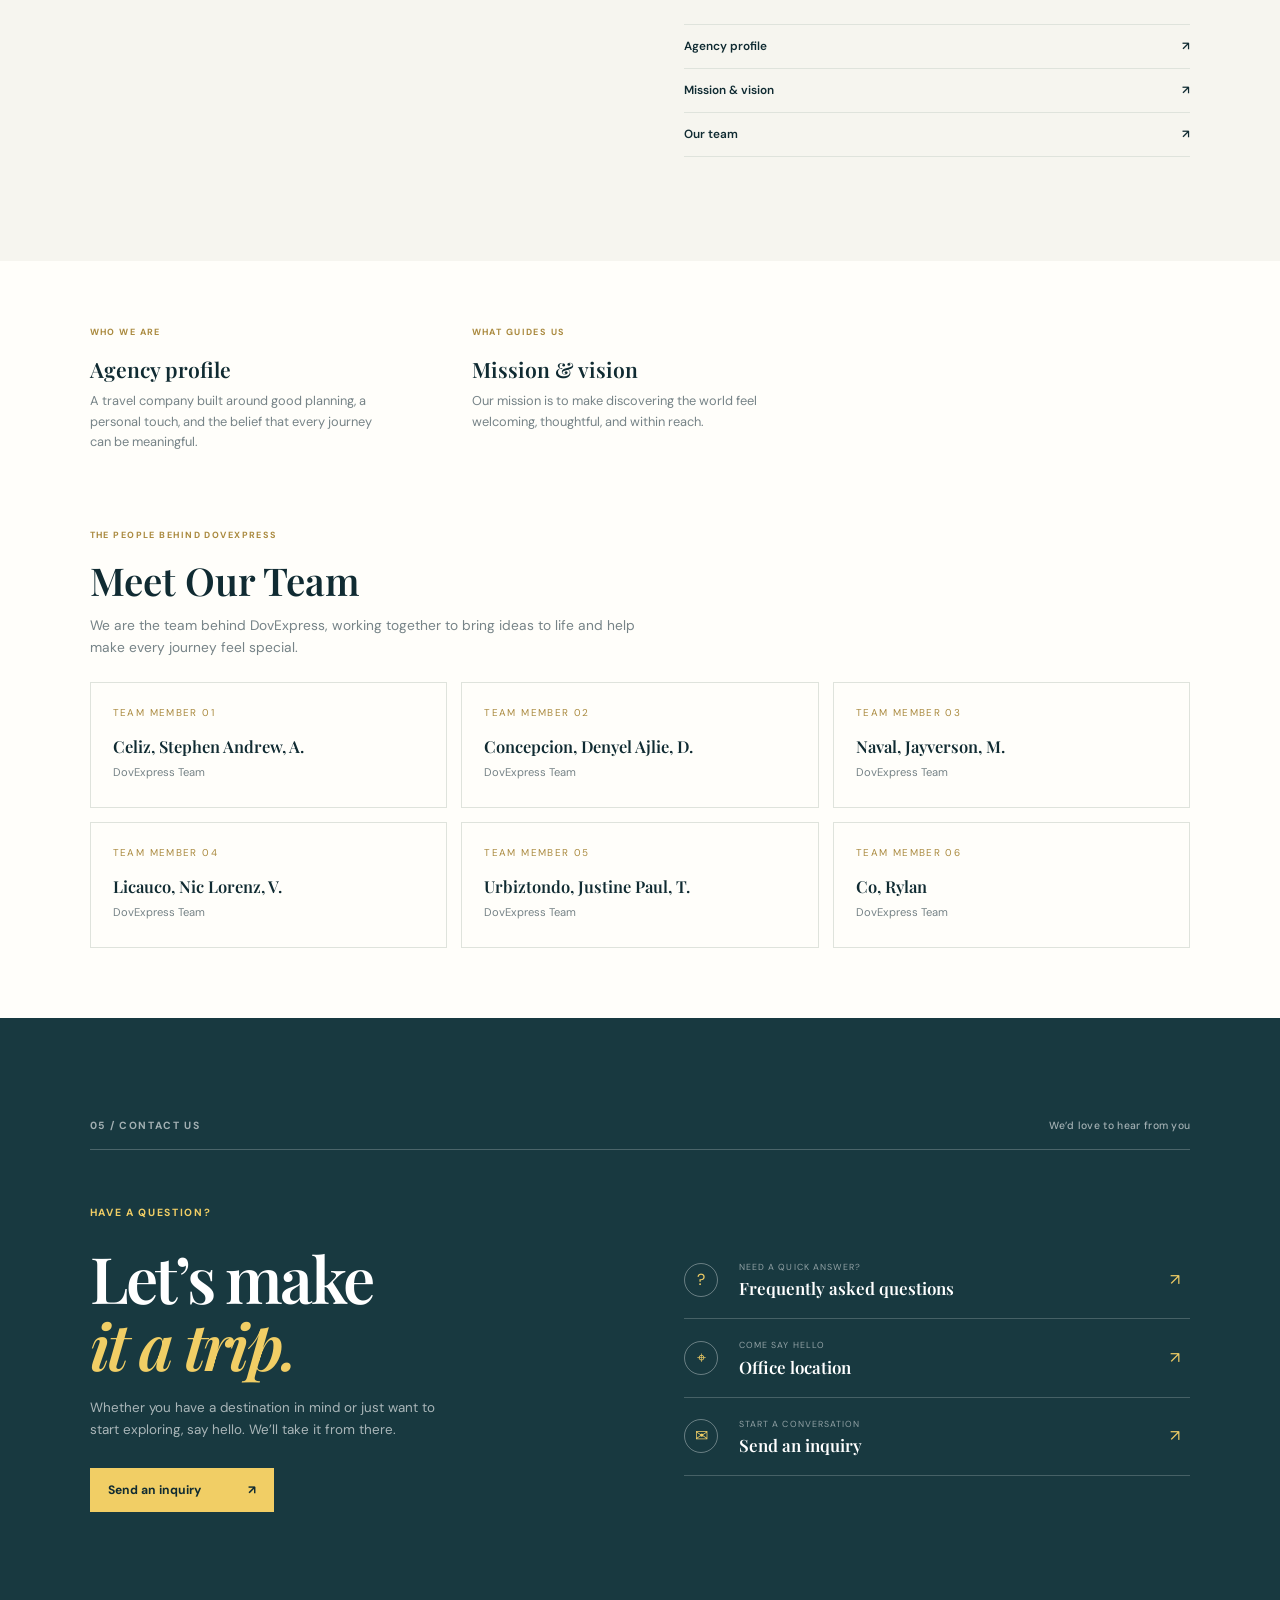
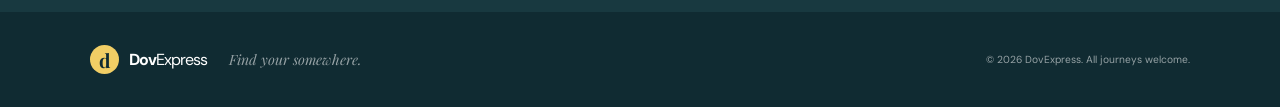
<file: dovexpress_find_your_somewhere.html>
<!doctype html>
<html lang="en">
<head>
  <meta charset="utf-8">
  <meta name="viewport" content="width=device-width, initial-scale=1">
  <meta name="theme-color" content="#102b32">
  <meta name="description" content="Find your next favorite place with DovExpress. Explore local, domestic, and international tours, let us place you somewhere unforgettable, and complete your booking with our integrated payment system.">
  <title>DovExpress — Find your somewhere</title>
  <link rel="preconnect" href="https://fonts.googleapis.com">
  <link rel="preconnect" href="https://fonts.gstatic.com" crossorigin>
  <link href="https://fonts.googleapis.com/css2?family=DM+Sans:wght@400;500;600;700&family=Playfair+Display:wght@600;700&display=swap" rel="stylesheet">
  <link rel="stylesheet" href="style.css">
</head>
<body>
  <header class="site-header">
    <div class="nav-wrap">
      <a class="brand" href="#home" aria-label="DovExpress home"><span class="brand-mark">d</span><span>Dov<span class="brand-light">Express</span></span></a>
      <input class="nav-check" type="checkbox" id="nav-check" aria-label="Toggle navigation">
      <label class="nav-toggle" for="nav-check" aria-hidden="true"><span></span><span></span><span></span></label>
      <nav class="main-nav" aria-label="Main navigation">
        <a href="#tours">Explore</a>
        <a href="#booking">Booking &amp; Pay</a>
        <a href="#services">Travel services</a>
        <a href="#about">About</a>
        <a href="#contact">Contact</a>
        <a class="nav-cta" href="#booking" id="nav-plan-cta">Plan a trip <span>↗</span></a>
      </nav>
    </div>
  </header>

  <main>
    <section class="hero" id="home">
      <div class="hero-photo" role="img" aria-label="Sunrise over a tropical coastline"></div>
      <div class="hero-content">
        <p class="eyebrow"><span class="eyebrow-line"></span> YOUR NEXT CHAPTER STARTS HERE</p>
        <h1>Find your<br><em>somewhere.</em></h1>
        <p class="hero-copy">Thoughtful trips, unforgettable places, and the little details that make a journey feel like yours. Make a trip and let us place you somewhere extraordinary.</p>
        <div class="hero-actions">
          <a class="button button-yellow" href="#tours">Explore our tours <span>↗</span></a>
          <button type="button" class="button button-outline-light" id="hero-surprise-btn">Make a trip &amp; place me somewhere <span>✦</span></button>
        </div>
      </div>
      <div class="hero-note"><span class="note-dot"></span> Good journeys begin with a little curiosity.</div>
      <div class="hero-index">01 <span></span> 05</div>
    </section>

    <section class="intro section-pad" id="tours">
      <div class="section-topline"><span>01 / TOUR PACKAGES</span><span>Made for the way you travel</span></div>
      <div class="intro-heading">
        <h2>Go a little<br><em>further.</em></h2>
        <p>From a free afternoon in the city to a faraway escape, there’s a good story waiting around the corner. Pick a pace, choose a place, and let’s make it happen.</p>
      </div>
      <div class="tour-grid">
        <a class="tour-card tour-city" href="#local-tours" data-tour-category="local">
          <span class="tour-number">01</span><span class="tour-arrow">↗</span>
          <div class="tour-caption"><span>NEARBY DISCOVERIES</span><h3>Local city tours</h3><p>See your city with fresh eyes. From ₱3,200 / guest</p></div>
        </a>
        <a class="tour-card tour-domestic" href="#domestic-tours" data-tour-category="domestic">
          <span class="tour-number">02</span><span class="tour-arrow">↗</span>
          <div class="tour-caption"><span>ISLANDS &amp; HIDEAWAYS</span><h3>Domestic tours</h3><p>Find your own slice of paradise. From ₱12,800 / guest</p></div>
        </a>
        <a class="tour-card tour-international" href="#international-tours" data-tour-category="international">
          <span class="tour-number">03</span><span class="tour-arrow">↗</span>
          <div class="tour-caption"><span>BEYOND THE ORDINARY</span><h3>International tours</h3><p>New cultures. New perspectives. From ₱46,500 / guest</p></div>
        </a>
      </div>
    </section>

    <section class="trip-list section-pad" aria-label="Tour categories">
      <div class="trip-column" id="local-tours"><span class="mini-label">A CLOSER LOOK</span><h3>Local city tours</h3><p>Uncover the character, flavor, and hidden corners of the places around you — Intramuros, Antipolo ridges, and Binondo food trails.</p><a href="#booking" data-place-category="local">Place me on a local tour <span>↗</span></a></div>
      <div class="trip-column" id="domestic-tours"><span class="mini-label">A CHANGE OF SCENERY</span><h3>Domestic tours</h3><p>Make room for mountain mornings, coastal afternoons, and island time across El Nido, Batanes, and Siargao.</p><a href="#booking" data-place-category="domestic">Place me on a domestic tour <span>↗</span></a></div>
      <div class="trip-column" id="international-tours"><span class="mini-label">A WORLD OF POSSIBILITIES</span><h3>International tours</h3><p>Take the long way around and come home with a new point of view in Kyoto, the Amalfi Coast, or the Swiss Alps.</p><a href="#booking" data-place-category="international">Place me on an international tour <span>↗</span></a></div>
    </section>

    <section class="booking section-pad" id="booking">
      <div class="booking-top-grid">
        <div class="booking-copy">
          <div class="section-topline light"><span>02 / BOOKING &amp; PAYMENT</span><span>Simple from the start</span></div>
          <p class="eyebrow">YOUR TRIP, YOUR WAY</p>
          <h2>Let’s get<br><em>you there.</em></h2>
          <p>Make a trip below — let DovExpress place you somewhere matched to your vibe or handpick your destination, customize your add-ons, and complete your reservation with our instant payment system.</p>
          <button type="button" class="button button-yellow" id="book-a-trip-cta">Book a trip <span>↗</span></button>
        </div>
        <div class="booking-details">
          <article class="detail-row active-step-row" id="step-row-1" data-step-target="1"><span class="detail-no">01</span><div><h3>Book a trip &amp; get placed</h3><p>Choose your vibe or category and let us place you somewhere unforgettable with a custom itinerary.</p></div><span class="detail-icon">↗</span></article>
          <article class="detail-row" id="step-row-2" data-step-target="2"><span class="detail-no">02</span><div><h3>Payment instructions &amp; checkout</h3><p>Review your instant live quote, add an optional guide tip, and pay securely via Card, GCash/Maya, or Bank.</p></div><span class="detail-icon">↗</span></article>
          <article class="detail-row" id="step-row-3" data-step-target="3"><span class="detail-no">03</span><div><h3>Booking status &amp; boarding pass</h3><p>View your confirmed placement map, digital boarding pass, payment receipt, and live reservation status.</p></div><span class="detail-icon">↗</span></article>
        </div>
      </div>

      <!-- INTERACTIVE TRIP PLACEMENT & PAYMENT STUDIO -->
      <div class="trip-studio" id="trip-studio">
        <div class="studio-tabs" role="tablist" aria-label="Trip booking and payment steps">
          <button type="button" class="studio-tab active" id="tab-btn-1" data-tab="1">
            <span class="studio-tab-num">STEP 01</span>
            <span>
              <strong class="studio-tab-title">Make a Trip &amp; Place Me</strong>
              <small class="studio-tab-sub">Match a destination &amp; itinerary</small>
            </span>
          </button>
          <button type="button" class="studio-tab" id="tab-btn-2" data-tab="2">
            <span class="studio-tab-num">STEP 02</span>
            <span>
              <strong class="studio-tab-title">Payment System</strong>
              <small class="studio-tab-sub">Card, E-Wallet, Bank &amp; Guide Tip</small>
            </span>
          </button>
          <button type="button" class="studio-tab" id="tab-btn-3" data-tab="3">
            <span class="studio-tab-num">STEP 03</span>
            <span>
              <strong class="studio-tab-title">Booking Status &amp; Ticket</strong>
              <small class="studio-tab-sub" id="tab-status-sub">1 active placement ready</small>
            </span>
          </button>
        </div>

        <!-- PANEL 1: MAKE A TRIP & PLACE ME SOMEWHERE -->
        <div class="studio-panel active" id="studio-panel-1">
          <div class="planner-grid">
            <div class="planner-form-card">
              <span class="interactive-badge">✦ DESTINATION MATCHMAKER</span>
              <h3>Make Your Trip</h3>
              <p class="planner-sub">Tell us how you want to travel. When you make a trip, we’ll place you somewhere tailored to your preferences.</p>

              <div class="mode-switch" role="group" aria-label="Placement mode">
                <button type="button" class="mode-btn active" id="mode-surprise-btn" data-mode="surprise">✦ Surprise Me (Place Me)</button>
                <button type="button" class="mode-btn" id="mode-manual-btn" data-mode="manual">⌖ Pick Specific Place</button>
              </div>

              <div class="field-group" id="surprise-controls">
                <label class="field-label" for="trip-scope">Tour Scope</label>
                <select class="field-select" id="trip-scope">
                  <option value="all">Anywhere (Local, Domestic &amp; International)</option>
                  <option value="local">01 / Local City Tours (Nearby Discoveries)</option>
                  <option value="domestic">02 / Domestic Tours (Islands &amp; Hideaways)</option>
                  <option value="international">03 / International Tours (Beyond the Ordinary)</option>
                </select>
                <div style="margin-top: 14px;">
                  <span class="field-label">Travel Vibe</span>
                  <div class="vibe-chips" id="vibe-chip-group">
                    <button type="button" class="vibe-chip active" data-vibe="all">Any Vibe</button>
                    <button type="button" class="vibe-chip" data-vibe="coastal">Coastal &amp; Island</button>
                    <button type="button" class="vibe-chip" data-vibe="culture">Heritage &amp; Culture</button>
                    <button type="button" class="vibe-chip" data-vibe="mountain">Highlands &amp; Nature</button>
                    <button type="button" class="vibe-chip" data-vibe="culinary">Food &amp; Nightlife</button>
                  </div>
                </div>
              </div>

              <div class="field-group" id="manual-controls" style="display:none;">
                <label class="field-label" for="manual-destination">Select Your Destination</label>
                <select class="field-select" id="manual-destination"></select>
              </div>

              <div class="field-row-2">
                <div class="field-group">
                  <label class="field-label" for="trip-date">Departure Date</label>
                  <input type="date" class="field-input" id="trip-date" value="2026-11-15">
                </div>
                <div class="field-group">
                  <label class="field-label" for="trip-days">Duration</label>
                  <select class="field-select" id="trip-days">
                    <option value="3" selected>3 Days / 2 Nights</option>
                    <option value="5">5 Days / 4 Nights</option>
                    <option value="7">7 Days / 6 Nights</option>
                  </select>
                </div>
              </div>

              <div class="field-row-2">
                <div class="field-group">
                  <label class="field-label" for="trip-guests">Travelers</label>
                  <select class="field-select" id="trip-guests">
                    <option value="1">1 Solo Traveler</option>
                    <option value="2" selected>2 Travelers (Couple / Duo)</option>
                    <option value="4">4 Travelers (Small Group)</option>
                    <option value="6">6 Travelers (Family Pack)</option>
                  </select>
                </div>
                <div class="field-group">
                  <label class="field-label" for="trip-pace">Travel Style</label>
                  <select class="field-select" id="trip-pace">
                    <option value="standard" selected>Signature Curated (1x)</option>
                    <option value="relaxed">Relaxed Essential (0.85x)</option>
                    <option value="luxe">Private Luxe First (1.35x)</option>
                  </select>
                </div>
              </div>

              <div class="field-group">
                <span class="field-label">Travel Services Add-Ons</span>
                <div class="addon-checks">
                  <label class="addon-item">
                    <span><input type="checkbox" id="addon-hotel" checked> ⌂ Boutique Hotel Reservations</span>
                    <span class="addon-price">+₱4,200</span>
                  </label>
                  <label class="addon-item">
                    <span><input type="checkbox" id="addon-assist"> ✳ 24/7 Travel Assistance &amp; Insurance</span>
                    <span class="addon-price">+₱1,600</span>
                  </label>
                  <label class="addon-item">
                    <span><input type="checkbox" id="addon-transport"> ⌁ Private Scenic Transport Rentals</span>
                    <span class="addon-price">+₱2,800</span>
                  </label>
                </div>
              </div>

              <button type="button" class="place-me-btn" id="make-trip-btn">
                <span>✦ Make Trip &amp; Place Me Somewhere</span>
              </button>
            </div>

            <!-- RIGHT COLUMN: LIVE PLACEMENT MAP & DESTINATION CARD -->
            <div class="placement-card" id="placement-result-card">
              <div class="placement-map-box">
                <div class="map-overlay-pill" id="map-status-label">⌖ PLACED IN: EL NIDO, PALAWAN</div>
                <svg class="placement-svg" viewBox="0 0 600 225" aria-label="Destination placement map">
                  <defs>
                    <pattern id="grid-pat" width="30" height="30" patternUnits="userSpaceOnUse">
                      <path d="M 30 0 L 0 0 0 30" fill="none" stroke="rgba(255,255,255,0.06)" stroke-width="1"/>
                    </pattern>
                  </defs>
                  <rect width="600" height="225" fill="url(#grid-pat)"/>
                  <!-- Stylized Landmasses -->
                  <path d="M55,65 Q95,45 135,72 T205,90 T250,150 L185,175 L95,145 Z" fill="rgba(255,255,255,0.06)" stroke="rgba(255,255,255,0.14)"/>
                  <path d="M275,45 Q335,35 395,68 T465,115 T530,90 L555,155 L435,190 L315,165 Z" fill="rgba(255,255,255,0.08)" stroke="rgba(255,255,255,0.16)"/>
                  <path d="M460,40 Q515,30 560,65 L540,115 L475,95 Z" fill="rgba(255,255,255,0.06)" stroke="rgba(255,255,255,0.14)"/>
                  <!-- Origin Marker (Manila / Antipolo Hub) -->
                  <circle cx="340" cy="135" r="5" fill="#fff"/>
                  <text x="340" y="154" fill="rgba(255,255,255,0.65)" font-size="10" text-anchor="middle" font-family="sans-serif">ORIGIN (MNL)</text>
                  <!-- Dynamic Flight Arc -->
                  <path id="map-flight-arc" d="M340,135 Q280,65 235,120" fill="none" stroke="#f1ce65" stroke-width="2.2" stroke-dasharray="5,4"/>
                  <!-- Destination Pulse Pin -->
                  <circle id="map-pin-outer" cx="235" cy="120" r="14" fill="rgba(241,206,101,0.25)"/>
                  <circle id="map-pin-inner" cx="235" cy="120" r="6" fill="#f1ce65" stroke="#102b32" stroke-width="2"/>
                  <text id="map-pin-label" x="235" y="98" fill="#f1ce65" font-size="11" font-weight="bold" text-anchor="middle" font-family="sans-serif">EL NIDO</text>
                </svg>
                <div class="map-coords-pill" id="map-coords-text">11.1956° N, 119.4169° E • 1h 25m flight</div>
              </div>

              <div class="placement-hero" id="placement-hero-bg" style="background-image: url('https://images.unsplash.com/photo-1510414842594-a61c69b5ae57?auto=format&fit=crop&w=900&q=80');">
                <div class="placement-hero-content">
                  <span class="placed-tag" id="placed-category-badge">02 / DOMESTIC TOUR • ISLAND HIDEAWAY</span>
                  <h3 id="placed-title">El Nido Limestone &amp; Lagoon Hideaway</h3>
                  <div class="placement-meta">
                    <span id="placed-region">📍 Palawan, Philippines</span>
                    <span id="placed-weather">☀ 29°C Tropical Breeze</span>
                    <span id="placed-code">✈ Airport: ENI</span>
                  </div>
                </div>
              </div>

              <div class="placement-body">
                <p class="placement-desc" id="placed-desc">Towering marble karst cliffs, hidden emerald lagoons, and private sunset paraw sailing tailored to your pace.</p>
                <div class="itinerary-list" id="placed-itinerary"></div>

                <div class="placement-footer">
                  <div class="price-preview-box">
                    <small>ESTIMATED TRIP TOTAL (<span id="preview-guest-count">2 Guests, 3 Days</span>)</small>
                    <strong id="placed-total-preview">₱34,000</strong>
                  </div>
                  <div class="placement-actions">
                    <button type="button" class="btn-secondary-dark" id="reroll-place-btn">↻ Place Me Elsewhere</button>
                    <button type="button" class="button button-yellow" id="proceed-to-pay-btn">Proceed to Payment <span>↗</span></button>
                  </div>
                </div>
              </div>
            </div>
          </div>
        </div>

        <!-- PANEL 2: PAYMENT SYSTEM -->
        <div class="studio-panel" id="studio-panel-2">
          <div class="payment-grid">
            <div class="planner-form-card">
              <span class="interactive-badge">🔒 SECURE DOVEXPRESS CHECKOUT</span>
              <h3>Complete Your Payment</h3>
              <p class="planner-sub">Choose your preferred payment method, customize any optional tour guide tip, and lock in your placement.</p>

              <div class="pay-methods-tabs" role="tablist" aria-label="Payment method">
                <button type="button" class="pay-method-btn active" data-pay-method="card">💳 Credit / Debit Card</button>
                <button type="button" class="pay-method-btn" data-pay-method="ewallet">📱 GCash / Maya QR</button>
                <button type="button" class="pay-method-btn" data-pay-method="bank">🏦 Bank Transfer</button>
              </div>

              <!-- Traveler Contact Info -->
              <div class="field-row-2">
                <div class="field-group">
                  <label class="field-label" for="payer-name">Lead Traveler Full Name</label>
                  <input type="text" class="field-input" id="payer-name" value="Alex Rivera" placeholder="Full Name">
                </div>
                <div class="field-group">
                  <label class="field-label" for="payer-email">Email for E-Ticket &amp; Receipt</label>
                  <input type="email" class="field-input" id="payer-email" value="alex.rivera@example.com" placeholder="you@example.com">
                </div>
              </div>

              <!-- Credit Card Box -->
              <div id="pay-box-card">
                <div class="credit-card-visual">
                  <div class="cc-top">
                    <div class="cc-chip"></div>
                    <span id="cc-brand-label">VISA SIGNATURE • DOVEXPRESS</span>
                  </div>
                  <div class="cc-number-display" id="cc-preview-num">4532 •••• •••• 8891</div>
                  <div class="cc-bottom">
                    <div><small style="display:block;font-size:0.55rem;opacity:0.6;">CARDHOLDER</small><strong id="cc-preview-name">ALEX RIVERA</strong></div>
                    <div><small style="display:block;font-size:0.55rem;opacity:0.6;">EXPIRES</small><strong id="cc-preview-exp">08/29</strong></div>
                  </div>
                </div>

                <div class="field-group">
                  <label class="field-label" for="cc-number">Card Number</label>
                  <input type="text" class="field-input" id="cc-number" maxlength="19" value="4532 8910 2341 8891" placeholder="4532 0000 0000 0000">
                </div>
                <div class="field-row-2">
                  <div class="field-group">
                    <label class="field-label" for="cc-expiry">Expiry Date (MM/YY)</label>
                    <input type="text" class="field-input" id="cc-expiry" maxlength="5" value="08/29" placeholder="MM/YY">
                  </div>
                  <div class="field-group">
                    <label class="field-label" for="cc-cvv">Security Code (CVV)</label>
                    <input type="password" class="field-input" id="cc-cvv" maxlength="4" value="842" placeholder="123">
                  </div>
                </div>
              </div>

              <!-- E-Wallet Box -->
              <div id="pay-box-ewallet" style="display:none;">
                <div class="ewallet-box">
                  <div class="field-row-2">
                    <div class="field-group">
                      <label class="field-label" for="ewallet-provider">Select Wallet</label>
                      <select class="field-select" id="ewallet-provider">
                        <option value="GCash">GCash Express Checkout</option>
                        <option value="Maya">Maya Wallet / QR Ph</option>
                        <option value="PayPal">PayPal International</option>
                      </select>
                    </div>
                    <div class="field-group">
                      <label class="field-label" for="ewallet-phone">Linked Mobile Number</label>
                      <input type="tel" class="field-input" id="ewallet-phone" value="+63 917 555 0192">
                    </div>
                  </div>
                  <div class="qr-placeholder" aria-label="QR Ph Payment Code">
                    <svg viewBox="0 0 100 100" width="110" height="110">
                      <rect x="8" y="8" width="26" height="26" fill="none" stroke="#102b32" stroke-width="6"/>
                      <rect x="16" y="16" width="10" height="10" fill="#102b32"/>
                      <rect x="66" y="8" width="26" height="26" fill="none" stroke="#102b32" stroke-width="6"/>
                      <rect x="74" y="16" width="10" height="10" fill="#102b32"/>
                      <rect x="8" y="66" width="26" height="26" fill="none" stroke="#102b32" stroke-width="6"/>
                      <rect x="16" y="74" width="10" height="10" fill="#102b32"/>
                      <rect x="44" y="12" width="12" height="12" fill="#102b32"/>
                      <rect x="44" y="36" width="18" height="18" fill="#102b32"/>
                      <rect x="14" y="44" width="16" height="10" fill="#102b32"/>
                      <rect x="68" y="46" width="22" height="14" fill="#102b32"/>
                      <rect x="44" y="68" width="20" height="22" fill="#102b32"/>
                      <rect x="72" y="72" width="18" height="18" fill="#aa8a3f"/>
                    </svg>
                  </div>
                  <p style="text-align:center;font-size:0.75rem;color:rgba(255,255,255,0.75);margin:0;">Scan QR Ph or click confirm below to authorize via your linked wallet.</p>
                </div>
              </div>

              <!-- Bank Transfer Box -->
              <div id="pay-box-bank" style="display:none;">
                <div class="bank-box">
                  <div class="field-group">
                    <label class="field-label" for="bank-name">Preferred Partner Bank</label>
                    <select class="field-select" id="bank-name">
                      <option value="BPI Direct">Bank of the Philippine Islands (BPI)</option>
                      <option value="BDO Unibank">BDO Unibank Online</option>
                      <option value="UnionBank">UnionBank Instant InstaPay</option>
                    </select>
                  </div>
                  <div class="field-group" style="margin-bottom:0;">
                    <label class="field-label" for="bank-ref">Account Holder / Reference Note</label>
                    <input type="text" class="field-input" id="bank-ref" value="DOVEXPRESS-TRIP-PAYMENT">
                  </div>
                </div>
              </div>

              <!-- Optional Guide & Crew Tip Selector -->
              <div class="field-group" style="margin-top: 16px;">
                <span class="field-label">Optional Tour Guide &amp; Local Crew Tip (Places You w/ Priority Host)</span>
                <div class="tip-selector" id="tip-selector-group">
                  <button type="button" class="tip-btn" data-tip-pct="0">No Tip</button>
                  <button type="button" class="tip-btn active" data-tip-pct="5">5% Tip</button>
                  <button type="button" class="tip-btn" data-tip-pct="10">10% Tip</button>
                  <button type="button" class="tip-btn" data-tip-pct="15">15% Tip</button>
                  <button type="button" class="tip-btn" data-tip-pct="custom">Custom</button>
                </div>
                <div id="custom-tip-wrap" style="display:none;margin-top:10px;">
                  <label class="field-label" for="custom-tip-input">Custom Tip Amount (PHP ₱)</label>
                  <input type="number" class="field-input" id="custom-tip-input" min="0" step="100" value="1000">
                </div>
              </div>

              <!-- Payment Schedule -->
              <div class="field-group">
                <label class="field-label" for="payment-plan">Payment Schedule</label>
                <select class="field-select" id="payment-plan">
                  <option value="full" selected>Pay 100% Full Amount Now</option>
                  <option value="deposit">Pay 30% Reservation Deposit Now (Balance 14 days before trip)</option>
                </select>
              </div>

              <button type="button" class="place-me-btn" id="submit-payment-btn">
                <span id="submit-payment-text">🔒 Authorize Payment &amp; Issue Boarding Pass</span>
              </button>
            </div>

            <!-- RIGHT COLUMN: LIVE QUOTE & ORDER BREAKDOWN -->
            <div class="summary-box">
              <div class="summary-header">
                <div>
                  <span class="mini-label" style="color:var(--yellow);">LIVE TRIP QUOTE</span>
                  <h3 style="font:600 1.35rem var(--serif);margin:4px 0 0;color:#fff;" id="sum-dest-name">El Nido Limestone &amp; Lagoon Hideaway</h3>
                </div>
                <button type="button" class="currency-toggle" id="currency-toggle-btn">Currency: PHP (₱)</button>
              </div>

              <div class="summary-line">
                <span>Assigned Placement</span>
                <strong id="sum-region">Palawan, Philippines (ENI)</strong>
              </div>
              <div class="summary-line">
                <span>Departure &amp; Duration</span>
                <strong id="sum-dates">2026-11-15 • 3 Days</strong>
              </div>
              <div class="summary-line">
                <span>Travelers &amp; Pace</span>
                <strong id="sum-guests">2 Guests • Signature Curated</strong>
              </div>
              <div class="summary-line" style="padding-top:10px;border-top:1px solid rgba(255,255,255,0.1);">
                <span>Base Tour Package</span>
                <strong id="sum-base-cost">₱25,600</strong>
              </div>
              <div class="summary-line">
                <span>Selected Travel Services (03)</span>
                <strong id="sum-addons-cost">₱4,200</strong>
              </div>
              <div class="summary-line">
                <span>Local Guide &amp; Crew Tip</span>
                <strong id="sum-tip-cost">₱1,490</strong>
              </div>
              <div class="summary-line" id="sum-discount-row" style="display:none;color:#81c784;">
                <span>Promo Discount (<span id="sum-promo-code-label">DOVWELCOME10</span>)</span>
                <strong id="sum-discount-amount">-₱2,980</strong>
              </div>
              <div class="summary-line">
                <span>Taxes &amp; Port/Conservation Fees (8%)</span>
                <strong id="sum-tax-cost">₱2,384</strong>
              </div>

              <div class="summary-total">
                <div>
                  <span style="display:block;font-size:0.7rem;color:rgba(255,255,255,0.6);" id="sum-due-label">TOTAL AMOUNT DUE NOW</span>
                  <small style="font-size:0.68rem;color:var(--yellow);" id="sum-per-person-label">₱16,837 per traveler</small>
                </div>
                <strong id="sum-grand-total">₱33,674</strong>
              </div>

              <div style="margin-top:20px;padding-top:16px;border-top:1px solid rgba(255,255,255,0.12);">
                <label class="field-label" for="promo-input">Have a Promo or Gift Code?</label>
                <div class="promo-row">
                  <input type="text" class="field-input" id="promo-input" placeholder="Enter code (e.g. DOVWELCOME10)">
                  <button type="button" class="btn-secondary-dark" id="apply-promo-btn">Apply</button>
                </div>
                <div class="promo-chips">
                  <button type="button" class="promo-chip" data-promo="DOVWELCOME10">Use DOVWELCOME10 (10% Off)</button>
                  <button type="button" class="promo-chip" data-promo="SOMEWHERE1500">Use SOMEWHERE1500 (₱1,500 Off)</button>
                </div>
              </div>
            </div>
          </div>
        </div>

        <!-- PANEL 3: BOOKING STATUS, BOARDING PASS & RECEIPT -->
        <div class="studio-panel" id="studio-panel-3">
          <div class="boarding-pass" id="boarding-pass-card">
            <div class="bp-header">
              <div>
                <span style="font-size:0.65rem;letter-spacing:0.15em;color:var(--yellow);display:block;">DOVEXPRESS OFFICIAL PLACEMENT &amp; BOARDING PASS</span>
                <strong style="font:600 1.35rem var(--serif);" id="bp-dest-title">El Nido Limestone &amp; Lagoon Hideaway</strong>
              </div>
              <div style="display:flex;align-items:center;gap:12px;">
                <span class="bp-status-badge" id="bp-status-pill">✓ CONFIRMED &amp; PAID</span>
                <strong style="font-family:monospace;font-size:0.95rem;color:var(--yellow);" id="bp-ref-code">REF: DOV-8492</strong>
              </div>
            </div>

            <div class="bp-body">
              <div>
                <div class="bp-route">
                  <div>
                    <div class="bp-code">MNL</div>
                    <div class="bp-city">Manila / Antipolo Hub</div>
                  </div>
                  <div class="bp-flight-line">
                    <div>✈ DIRECT DOVEXPRESS PLACEMENT longrightarrow</div>
                    <small id="bp-flight-meta">1h 25m • Gate B4 • Priority Boarding</small>
                  </div>
                  <div style="text-align:right;">
                    <div class="bp-code" id="bp-airport-code">ENI</div>
                    <div class="bp-city" id="bp-city-label">Palawan, Philippines</div>
                  </div>
                </div>

                <div class="bp-info-grid">
                  <div class="bp-info-cell">
                    <small>Lead Traveler</small>
                    <strong id="bp-traveler-name">Alex Rivera</strong>
                  </div>
                  <div class="bp-info-cell">
                    <small>Departure Date</small>
                    <strong id="bp-departure-date">2026-11-15</strong>
                  </div>
                  <div class="bp-info-cell">
                    <small>Party &amp; Duration</small>
                    <strong id="bp-party-info">2 Guests • 3 Days</strong>
                  </div>
                  <div class="bp-info-cell">
                    <small>Included Services</small>
                    <strong id="bp-services-info">Boutique Hotel Stay</strong>
                  </div>
                  <div class="bp-info-cell">
                    <small>Local Host &amp; Tip</small>
                    <strong id="bp-tip-info">Priority Host (5% Tip Included)</strong>
                  </div>
                  <div class="bp-info-cell">
                    <small>Coordinates Placed</small>
                    <strong id="bp-coords-info">11.1956° N, 119.4169° E</strong>
                  </div>
                </div>
              </div>

              <div class="bp-receipt-box">
                <div>
                  <span class="mini-label">PAYMENT RECEIPT</span>
                  <h4 style="margin:4px 0 10px;font:600 1.1rem var(--serif);">Official Settlement</h4>
                  <div style="font-size:0.78rem;display:grid;gap:6px;color:var(--ink-soft);">
                    <div style="display:flex;justify-content:space-between;"><span>Method:</span><strong id="bp-pay-method">Visa •••• 8891</strong></div>
                    <div style="display:flex;justify-content:space-between;"><span>Schedule:</span><strong id="bp-pay-plan">100% Full Payment</strong></div>
                    <div style="display:flex;justify-content:space-between;"><span>Amount Paid:</span><strong id="bp-amount-paid" style="color:var(--ink);font-size:0.95rem;">₱33,674</strong></div>
                  </div>
                </div>
                <div style="display:flex;gap:8px;flex-wrap:wrap;margin-top:16px;">
                  <button type="button" class="button button-yellow" id="print-pass-btn" style="min-width:auto;padding:10px 14px;font-size:0.72rem;">Print / Save PDF <span>↗</span></button>
                  <button type="button" class="btn-secondary-dark" id="copy-ref-btn" style="background:var(--ink);color:#fff;padding:10px 14px;font-size:0.72rem;">Copy Ref Code</button>
                </div>
              </div>
            </div>
          </div>

          <!-- Lookup / Saved Bookings History -->
          <div class="planner-form-card">
            <div style="display:flex;justify-content:space-between;align-items:center;flex-wrap:wrap;gap:12px;margin-bottom:14px;">
              <div>
                <h3 style="margin:0;font-size:1.2rem;">My Placed Trips &amp; Reservation Lookup</h3>
                <p class="planner-sub" style="margin:2px 0 0;">Click any booking below to view its boarding pass or plan another trip.</p>
              </div>
              <button type="button" class="btn-secondary-dark" id="plan-another-trip-btn">+ Make Another Trip</button>
            </div>
            <div id="saved-bookings-list" style="display:grid;gap:10px;"></div>
          </div>
        </div>
      </div>
    </section>

    <section class="services section-pad" id="services">
      <div class="section-topline"><span>03 / TRAVEL SERVICES</span><span>We’ve got the details covered — click any service to add it to your trip</span></div>
      <div class="services-heading"><h2>More than<br><em>the journey.</em></h2><p>A little help along the way can make all the difference. Click the services below to toggle them directly in your trip quote.</p></div>
      <div class="service-grid">
        <article class="service-card selected-service" id="service-card-hotel" data-addon-target="addon-hotel"><span class="service-symbol">⌂</span><span class="mini-label">STAY SOMEWHERE LOVELY</span><h3>Hotel reservations</h3><p>Find a comfortable place to land, from city stays to quiet retreats.</p><span class="service-toggle-pill">✓ Added to Trip (+₱4,200)</span></article>
        <article class="service-card" id="service-card-assist" data-addon-target="addon-assist"><span class="service-symbol">✳</span><span class="mini-label">HERE WHEN YOU NEED US</span><h3>Travel assistance</h3><p>Get a hand with the questions and details that come up before you go.</p><span class="service-toggle-pill">+ Add to Trip (+₱1,600)</span></article>
        <article class="service-card" id="service-card-transport" data-addon-target="addon-transport"><span class="service-symbol">⌁</span><span class="mini-label">TAKE THE SCENIC ROUTE</span><h3>Transport rentals</h3><p>Make getting around part of the adventure with transport options for your trip.</p><span class="service-toggle-pill">+ Add to Trip (+₱2,800)</span></article>
      </div>
    </section>

    <section class="about section-pad" id="about">
      <div class="about-image" role="img" aria-label="Traveler looking out at a mountain landscape"></div>
      <div class="about-copy"><div class="section-topline"><span>04 / ABOUT DOVEXPRESS</span></div><p class="eyebrow">A LITTLE ABOUT US</p><h2>Travel should<br>feel like <em>you.</em></h2><p>DovExpress is here to help make travel feel more personal. We believe the best trips leave space for discovery and bring you closer to the people and places you came to see.</p><div class="about-links"><a href="#profile">Agency profile <span>↗</span></a><a href="#mission">Mission &amp; vision <span>↗</span></a><a href="#team">Our team <span>↗</span></a></div></div>
    </section>
    <section class="about-more section-pad">
      <article id="profile"><span class="mini-label">WHO WE ARE</span><h3>Agency profile</h3><p>A travel company built around good planning, a personal touch, and the belief that every journey can be meaningful.</p></article>
      <article id="mission"><span class="mini-label">WHAT GUIDES US</span><h3>Mission &amp; vision</h3><p>Our mission is to make discovering the world feel welcoming, thoughtful, and within reach.</p></article>
      <article id="team" class="team-roster">
        <div class="team-heading"><span class="mini-label">THE PEOPLE BEHIND DOVEXPRESS</span><h3>Meet Our Team</h3><p>We are the team behind DovExpress, working together to bring ideas to life and help make every journey feel special.</p></div>
        <div class="team-roster-grid">
          <div class="team-member"><span class="team-number">TEAM MEMBER 01</span><h4>Celiz, Stephen Andrew, A.</h4><p>DovExpress Team</p></div>
          <div class="team-member"><span class="team-number">TEAM MEMBER 02</span><h4>Concepcion, Denyel Ajlie, D.</h4><p>DovExpress Team</p></div>
          <div class="team-member"><span class="team-number">TEAM MEMBER 03</span><h4>Naval, Jayverson, M.</h4><p>DovExpress Team</p></div>
          <div class="team-member"><span class="team-number">TEAM MEMBER 04</span><h4>Licauco, Nic Lorenz, V.</h4><p>DovExpress Team</p></div>
          <div class="team-member"><span class="team-number">TEAM MEMBER 05</span><h4>Urbiztondo, Justine Paul, T.</h4><p>DovExpress Team</p></div>
          <div class="team-member"><span class="team-number">TEAM MEMBER 06</span><h4>Co, Rylan</h4><p>DovExpress Team</p></div>
        </div>
      </article>
    </section>

    <section class="contact section-pad" id="contact">
      <div class="section-topline light"><span>05 / CONTACT US</span><span>We’d love to hear from you</span></div>
      <div class="contact-grid"><div><p class="eyebrow">HAVE A QUESTION?</p><h2>Let’s make<br><em>it a trip.</em></h2><p class="contact-intro">Whether you have a destination in mind or just want to start exploring, say hello. We’ll take it from there.</p><button type="button" class="button button-yellow" id="open-inquiry-btn" data-contact-modal="inquiry">Send an inquiry <span>↗</span></button></div>
        <div class="contact-options"><a href="#contact" class="contact-row" id="contact-faq-link" data-contact-modal="faq"><span class="contact-icon">?</span><span><small>NEED A QUICK ANSWER?</small><strong>Frequently asked questions</strong></span><b>↗</b></a><a href="#contact" class="contact-row" id="contact-office-link" data-contact-modal="office"><span class="contact-icon">⌖</span><span><small>COME SAY HELLO</small><strong>Office location</strong></span><b>↗</b></a><a href="#contact" class="contact-row" id="contact-inquiry-link" data-contact-modal="inquiry"><span class="contact-icon">✉</span><span><small>START A CONVERSATION</small><strong>Send an inquiry</strong></span><b>↗</b></a></div>
      </div>
    </section>
  </main>
  <footer class="site-footer"><a class="brand" href="#home"><span class="brand-mark">d</span><span>Dov<span class="brand-light">Express</span></span></a><p>Find your somewhere.</p><span class="copyright">© 2026 DovExpress. All journeys welcome.</span></footer>

  <!-- IN-PAGE CONTACT / FAQ / OFFICE MODAL -->
  <div class="dov-modal-backdrop" id="contact-modal-backdrop" role="dialog" aria-modal="true" aria-labelledby="contact-modal-title">
    <div class="dov-modal">
      <button type="button" class="dov-modal-close" id="close-modal-btn" aria-label="Close modal">✕</button>
      <span class="mini-label" id="contact-modal-tag">DOVEXPRESS CONCIERGE</span>
      <h3 style="font:600 1.6rem var(--serif);margin:6px 0 14px;" id="contact-modal-title">Send an Inquiry</h3>
      <div id="contact-modal-body"></div>
    </div>
  </div>

  <!-- TOAST NOTIFICATION -->
  <div class="dov-toast" id="dov-toast" role="status" aria-live="polite">Trip updated!</div>

  <script src="script.js"></script>
</body>
</html>
</file>
<file: style.css>
:root {
  --ink: #102b32;
  --ink-soft: #315057;
  --cream: #f6f5ef;
  --paper: #fffefa;
  --yellow: #f1ce65;
  --muted: #768387;
  --line: #dfe3dc;
  --serif: "Playfair Display", Georgia, serif;
  --sans: "DM Sans", Arial, sans-serif;
}
* { box-sizing: border-box; }
html { scroll-behavior: smooth; scroll-padding-top: 82px; }
body { margin: 0; background: var(--paper); color: var(--ink); font: 16px/1.6 var(--sans); }
a { color: inherit; }
.site-header { height: 78px; background: var(--paper); position: sticky; top: 0; z-index: 10; border-bottom: 1px solid rgba(16,43,50,.08); }
.nav-wrap { max-width: 1320px; height: 100%; margin: auto; padding: 0 6.2%; display: flex; align-items: center; justify-content: space-between; }
.brand { display: inline-flex; align-items: center; gap: 10px; text-decoration: none; font-weight: 700; font-size: 1.2rem; letter-spacing: -.06em; }
.brand-mark {
  width: 34px;
  height: 34px;
  display: grid;
  place-items: center;
  border-radius: 50%;
  background: var(--yellow);
  color: var(--ink);
  font: 700 1.45rem var(--serif);
}
.brand-light { font-weight: 400; }
.main-nav { display: flex; align-items: center; gap: clamp(16px, 2.7vw, 38px); }
.main-nav a { text-decoration: none; font-size: .78rem; font-weight: 600; color: var(--ink-soft); transition: color .2s ease; }
.main-nav a:hover { color: #b88e20; }
.main-nav .nav-cta { padding: 11px 17px; border: 1px solid var(--ink); border-radius: 2px; color: var(--ink); }
.nav-cta span { padding-left: 8px; }
.nav-check, .nav-toggle { display: none; }
.hero {
  min-height: min(690px, calc(100svh - 78px));
  position: relative;
  overflow: hidden;
  display: flex;
  align-items: center;
  background: #24464a;
  color: white;
}
.hero-photo {
  position: absolute;
  inset: 0;
  background: linear-gradient(90deg, rgba(10,31,34,.75), rgba(10,31,34,.22) 63%, rgba(10,31,34,.08)), url("https://images.unsplash.com/photo-1500375592092-40eb2168fd21?auto=format&fit=crop&w=2200&q=85") center 53%/cover;
  transform: scale(1.01);
}
.hero-content { position: relative; z-index: 1; width: min(1320px, 100%); padding: 92px 10.3% 112px; }
.eyebrow, .section-topline, .mini-label { font-size: .65rem; font-weight: 700; letter-spacing: .16em; }
.eyebrow { display: flex; align-items: center; gap: 12px; margin: 0 0 24px; }
.eyebrow-line { width: 32px; height: 1px; background: var(--yellow); }
h1, h2, h3, p { margin-top: 0; }
.hero h1, h2 { font-family: var(--serif); font-weight: 600; letter-spacing: -.045em; }
.hero h1 { font-size: clamp(4rem, 8vw, 7.4rem); line-height: .97; margin: 0 0 23px; }
.hero h1 em, h2 em { color: var(--yellow); font-weight: 600; }
.hero-copy { color: rgba(255,255,255,.82); max-width: 430px; font-size: .94rem; margin-bottom: 32px; }
.button {
  display: inline-flex;
  align-items: center;
  justify-content: space-between;
  gap: 28px;
  min-width: 184px;
  padding: 14px 18px;
  text-decoration: none;
  font-size: .76rem;
  font-weight: 700;
  transition: transform .2s ease, background .2s ease;
}
.button:hover { transform: translateY(-2px); }
.button-yellow { background: var(--yellow); color: var(--ink); }
.button-yellow:hover { background: #f6d979; }
.hero-note {
  position: absolute;
  right: 7%;
  bottom: 42px;
  z-index: 1;
  color: white;
  font-size: .67rem;
  letter-spacing: .04em;
  display: flex;
  align-items: center;
  gap: 10px;
}
.note-dot { width: 7px; height: 7px; border-radius: 50%; background: var(--yellow); }
.hero-index {
  position: absolute;
  left: 4%;
  bottom: 42px;
  color: white;
  font-size: .64rem;
  letter-spacing: .12em;
  display: flex;
  align-items: center;
  gap: 10px;
}
.hero-index span { width: 40px; height: 1px; background: rgba(255,255,255,.7); }
.section-pad { padding: 100px max(7%, calc((100% - 1120px)/2)); }
.section-topline { display: flex; justify-content: space-between; padding-bottom: 14px; border-bottom: 1px solid var(--line); color: var(--muted); }
.section-topline span:last-child { font-weight: 500; letter-spacing: .03em; }
.intro { background: var(--cream); }
.intro-heading, .services-heading { display: flex; align-items: end; justify-content: space-between; gap: 45px; padding: 50px 0 38px; }
h2 { font-size: clamp(3rem, 5vw, 4.5rem); line-height: 1.04; margin: 0; }
.intro h2 em, .services h2 em, .about h2 em { color: #bd9a42; }
.intro-heading > p, .services-heading > p { max-width: 370px; color: var(--muted); font-size: .9rem; margin: 0 2% 7px 0; }
.tour-grid { display: grid; grid-template-columns: 1fr 1fr 1fr; gap: 14px; }
.tour-card {
  min-height: 390px;
  position: relative;
  display: flex;
  flex-direction: column;
  justify-content: space-between;
  padding: 23px;
  text-decoration: none;
  color: white;
  overflow: hidden;
  background-position: center;
  background-size: cover;
}
.tour-card::before {
  content: "";
  position: absolute;
  inset: 0;
  background: linear-gradient(180deg, rgba(13,36,39,.05) 20%, rgba(13,36,39,.72));
  transition: background .25s ease;
}
.tour-card:hover::before { background: linear-gradient(180deg, rgba(13,36,39,.1), rgba(13,36,39,.82)); }
.tour-card > * { position: relative; z-index: 1; }
.tour-city { background-image: url("https://images.unsplash.com/photo-1519501025264-65ba15a82390?auto=format&fit=crop&w=900&q=80"); }
.tour-domestic { background-image: url("https://images.unsplash.com/photo-1510414842594-a61c69b5ae57?auto=format&fit=crop&w=900&q=80"); }
.tour-international { background-image: url("https://images.unsplash.com/photo-1500530855697-b586d89ba3ee?auto=format&fit=crop&w=900&q=80"); }
.tour-number { font-size: .68rem; letter-spacing: .12em; }
.tour-arrow { position: absolute; right: 23px; top: 18px; font-size: 1.3rem; transition: transform .2s ease; }
.tour-card:hover .tour-arrow { transform: translate(3px,-3px); }
.tour-caption > span { font-size: .57rem; letter-spacing: .15em; }
.tour-caption h3 { font: 600 1.8rem var(--serif); margin: 5px 0; }
.tour-caption p { color: rgba(255,255,255,.8); margin: 0; font-size: .76rem; }
.trip-list { display: grid; grid-template-columns: repeat(3, 1fr); gap: 40px; padding-top: 74px; padding-bottom: 82px; }
.trip-column { border-left: 1px solid var(--line); padding-left: 23px; }
.mini-label { color: #aa8a3f; font-size: .56rem; }
.trip-column h3, .about-more h3 { font: 600 1.32rem var(--serif); margin: 13px 0 8px; }
.trip-column p, .about-more p { color: var(--muted); font-size: .8rem; max-width: 300px; }
.trip-column a { text-decoration: none; font-weight: 700; font-size: .69rem; }
.trip-column a span { margin-left: 8px; }
.booking { background: var(--ink); color: white; display: grid; grid-template-columns: 1fr 1fr; gap: 8%; }
.light { border-color: rgba(255,255,255,.22); color: rgba(255,255,255,.6); }
.booking-copy .eyebrow { margin-top: 58px; color: var(--yellow); }
.booking h2 { margin-bottom: 18px; }
.booking-copy > p:not(.eyebrow) { color: rgba(255,255,255,.65); max-width: 370px; font-size: .84rem; margin-bottom: 27px; }
.booking-details { padding-top: 56px; }
.detail-row {
  display: grid;
  grid-template-columns: 35px 1fr 22px;
  gap: 15px;
  align-items: start;
  padding: 23px 0;
  border-bottom: 1px solid rgba(255,255,255,.2);
}
.detail-no { color: var(--yellow); font-size: .66rem; padding-top: 4px; }
.detail-row h3 { font: 600 1.15rem var(--serif); margin: 0 0 5px; }
.detail-row p { max-width: 390px; color: rgba(255,255,255,.58); font-size: .75rem; margin: 0; }
.detail-icon { color: var(--yellow); }
.services { background: var(--paper); }
.services-heading { padding-bottom: 32px; }
.service-grid { display: grid; grid-template-columns: repeat(3, 1fr); border-top: 1px solid var(--line); border-bottom: 1px solid var(--line); }
.service-card { padding: 27px 28px 30px 0; }
.service-card + .service-card { border-left: 1px solid var(--line); padding-left: 28px; }
.service-symbol { display: block; font: 2rem var(--serif); color: #b5974b; margin-bottom: 25px; }
.service-card h3 { font: 600 1.3rem var(--serif); margin: 7px 0; }
.service-card p { max-width: 280px; font-size: .78rem; color: var(--muted); margin: 0; }
.about { background: var(--cream); display: grid; grid-template-columns: 1fr 1fr; gap: 8%; align-items: center; }
.about-image {
  min-height: 500px;
  background: url("https://images.unsplash.com/photo-1464822759023-fed622ff2c3b?auto=format&fit=crop&w=1100&q=85") center/cover;
}
.about-copy .section-topline { margin-bottom: 48px; }
.about-copy .eyebrow { color: #a78a43; margin-bottom: 14px; }
.about-copy h2 { margin-bottom: 21px; }
.about-copy > p:not(.eyebrow) { max-width: 430px; color: var(--muted); font-size: .86rem; }
.about-links { display: grid; margin-top: 29px; border-top: 1px solid var(--line); }
.about-links a {
  display: flex;
  justify-content: space-between;
  padding: 12px 0;
  text-decoration: none;
  border-bottom: 1px solid var(--line);
  font-weight: 600;
  font-size: .74rem;
}
.about-more { display: grid; grid-template-columns: repeat(3, 1fr); gap: 45px; padding-top: 56px; padding-bottom: 70px; }
.contact { background: #183940; color: white; }
.contact-grid { display: grid; grid-template-columns: 1fr 1fr; gap: 8%; padding-top: 55px; }
.contact .eyebrow { color: var(--yellow); }
.contact h2 { margin-bottom: 19px; }
.contact-intro { color: rgba(255,255,255,.63); max-width: 370px; font-size: .84rem; margin-bottom: 28px; }
.contact-options { align-self: center; }
.contact-row {
  display: grid;
  grid-template-columns: 40px 1fr 20px;
  align-items: center;
  gap: 15px;
  padding: 19px 0;
  color: white;
  text-decoration: none;
  border-bottom: 1px solid rgba(255,255,255,.2);
}
.contact-icon {
  width: 34px;
  height: 34px;
  display: grid;
  place-items: center;
  border: 1px solid rgba(255,255,255,.35);
  border-radius: 50%;
  color: var(--yellow);
}
.contact-row small, .contact-row strong { display: block; }
.contact-row small { color: rgba(255,255,255,.53); font-size: .55rem; letter-spacing: .12em; margin-bottom: 3px; }
.contact-row strong { font: 600 1.06rem var(--serif); }
.contact-row b { color: var(--yellow); font-weight: 400; }
.site-footer {
  min-height: 95px;
  display: flex;
  align-items: center;
  gap: 22px;
  padding: 20px max(7%, calc((100% - 1120px)/2));
  background: #102b32;
  color: rgba(255,255,255,.56);
}
.site-footer .brand { color: white; font-size: 1rem; }
.site-footer .brand-mark { width: 29px; height: 29px; font-size: 1.2rem; }
.site-footer p { font: italic .88rem var(--serif); margin: 0 auto 0 0; }
.copyright { font-size: .64rem; }
@media (min-width: 1500px) {
  .hero { min-height: 740px; }
}
@media (max-width: 900px) {
  .nav-wrap { padding: 0 5%; }
  .main-nav { gap: 16px; }
  .hero-content { padding-left: 8%; }
  .section-pad { padding-top: 78px; padding-bottom: 78px; }
  .tour-card { min-height: 330px; padding: 17px; }
  .tour-caption h3 { font-size: 1.45rem; }
  .about-image { min-height: 440px; }
}
@media (max-width: 680px) {
  .site-header { height: 68px; }
  .nav-wrap { position: relative; }
  .nav-toggle { display: flex; flex-direction: column; gap: 5px; padding: 10px 0 10px 10px; cursor: pointer; }
  .nav-toggle span { display: block; width: 22px; height: 2px; background: var(--ink); }
  .main-nav {
    display: none;
    position: absolute;
    top: 67px;
    left: 0;
    right: 0;
    padding: 15px 5% 22px;
    background: var(--paper);
    border-bottom: 1px solid var(--line);
    align-items: stretch;
    flex-direction: column;
    gap: 0;
    box-shadow: 0 12px 16px rgba(16,43,50,.08);
  }
  .main-nav a { padding: 11px 0; }
  .main-nav .nav-cta { padding: 11px 14px; margin-top: 6px; }
  .nav-check:checked ~ .main-nav { display: flex; }
  .hero { min-height: 670px; min-height: min(740px, calc(100svh - 68px)); }
  .hero-photo { background-position: 58% center; }
  .hero-content { padding: 70px 7% 105px; }
  .hero h1 { font-size: clamp(3.8rem, 16vw, 6rem); }
  .hero-note { left: 7%; right: auto; bottom: 27px; font-size: .58rem; }
  .hero-index { left: auto; right: 7%; bottom: 27px; }
  .section-pad { padding: 64px 7%; }
  .section-topline { font-size: .55rem; gap: 15px; }
  .intro-heading, .services-heading { display: block; padding: 38px 0 27px; }
  .intro-heading > p, .services-heading > p { margin: 18px 0 0; }
  h2 { font-size: 3.3rem; }
  .tour-grid { grid-template-columns: 1fr; }
  .tour-card { min-height: 370px; }
  .trip-list { grid-template-columns: 1fr; gap: 28px; padding-top: 57px; padding-bottom: 60px; }
  .trip-column { padding-left: 17px; }
  .booking { grid-template-columns: 1fr; gap: 26px; }
  .booking-copy .eyebrow { margin-top: 38px; }
  .booking-details { padding-top: 0; }
  .service-grid { grid-template-columns: 1fr; }
  .service-card, .service-card + .service-card { border-left: 0; border-bottom: 1px solid var(--line); padding: 23px 0; }
  .service-symbol { margin-bottom: 12px; }
  .about { grid-template-columns: 1fr; gap: 34px; }
  .about-image { min-height: 360px; }
  .about-copy .section-topline { margin-bottom: 35px; }
  .about-more { grid-template-columns: 1fr; gap: 18px; }
  .about-more article { border-bottom: 1px solid var(--line); padding-bottom: 12px; }
  .contact-grid { grid-template-columns: 1fr; gap: 35px; padding-top: 38px; }
  .site-footer { flex-wrap: wrap; gap: 9px 15px; padding: 24px 7%; }
  .site-footer p { margin-left: auto; }
  .copyright { flex-basis: 100%; }
}
@media (prefers-reduced-motion: reduce) {
  html { scroll-behavior: auto; }
  *, *::before, *::after { transition-duration: .01ms !important; }
}

/* Interactive Trip Maker, Destination Placement & Payment System Styles */
.interactive-badge {
  display: inline-flex;
  align-items: center;
  gap: 8px;
  background: rgba(241,206,101,.16);
  border: 1px solid rgba(241,206,101,.45);
  color: var(--yellow);
  padding: 5px 12px;
  font-size: .65rem;
  font-weight: 700;
  letter-spacing: .14em;
  text-transform: uppercase;
  margin-bottom: 16px;
}
.hero-actions { display: flex; flex-wrap: wrap; gap: 14px; align-items: center; }
.button-outline-light {
  background: rgba(16,43,50,.55);
  color: #fff;
  border: 1px solid rgba(241,206,101,.7);
  cursor: pointer;
  font-family: var(--sans);
}
.button-outline-light:hover { background: rgba(241,206,101,.2); }
button.button { border: none; cursor: pointer; font-family: var(--sans); }
.detail-row { cursor: pointer; transition: background .2s ease, padding-left .2s ease; }
.detail-row:hover, .detail-row.active-step-row { background: rgba(255,255,255,.06); padding-left: 12px; padding-right: 12px; }
.detail-row.active-step-row .detail-no, .detail-row.active-step-row h3 { color: var(--yellow); }

/* Studio Wrapper inside #booking */
.booking { display: block; }
.booking-top-grid { display: grid; grid-template-columns: 1fr 1fr; gap: 8%; margin-bottom: 56px; }
.trip-studio {
  background: #0b2025;
  border: 1px solid rgba(255,255,255,.14);
  border-radius: 4px;
  overflow: hidden;
  box-shadow: 0 24px 60px rgba(0,0,0,.35);
}
.studio-tabs {
  display: grid;
  grid-template-columns: repeat(3, 1fr);
  border-bottom: 1px solid rgba(255,255,255,.14);
  background: rgba(255,255,255,.03);
}
.studio-tab {
  background: transparent;
  border: none;
  border-right: 1px solid rgba(255,255,255,.1);
  color: rgba(255,255,255,.6);
  padding: 18px 22px;
  text-align: left;
  font-family: var(--sans);
  cursor: pointer;
  display: flex;
  align-items: center;
  gap: 12px;
  transition: background .2s ease, color .2s ease;
}
.studio-tab:last-child { border-right: none; }
.studio-tab:hover { background: rgba(255,255,255,.05); color: #fff; }
.studio-tab.active { background: rgba(241,206,101,.12); color: #fff; border-bottom: 2px solid var(--yellow); }
.studio-tab-num { font-size: .7rem; font-weight: 700; color: var(--yellow); letter-spacing: .12em; }
.studio-tab-title { font-size: .85rem; font-weight: 700; display: block; }
.studio-tab-sub { font-size: .68rem; color: rgba(255,255,255,.5); display: block; }
.studio-panel { display: none; padding: 36px; }
.studio-panel.active { display: block; }

/* Step 1: Make a Trip & Place Me Somewhere */
.planner-grid { display: grid; grid-template-columns: 1.05fr 1.15fr; gap: 36px; align-items: start; }
.planner-form-card { background: rgba(255,255,255,.03); border: 1px solid rgba(255,255,255,.12); padding: 26px; border-radius: 3px; }
.planner-form-card h3 { font: 600 1.45rem var(--serif); margin-bottom: 6px; color: #fff; }
.planner-sub { color: rgba(255,255,255,.62); font-size: .8rem; margin-bottom: 20px; }
.mode-switch {
  display: grid;
  grid-template-columns: 1fr 1fr;
  gap: 8px;
  background: rgba(0,0,0,.25);
  padding: 5px;
  border-radius: 3px;
  margin-bottom: 20px;
}
.mode-btn {
  background: transparent;
  border: 1px solid transparent;
  color: rgba(255,255,255,.7);
  padding: 10px 12px;
  font-family: var(--sans);
  font-size: .75rem;
  font-weight: 700;
  cursor: pointer;
  border-radius: 2px;
  transition: all .2s ease;
}
.mode-btn.active { background: var(--yellow); color: var(--ink); }
.field-group { margin-bottom: 16px; }
.field-label {
  display: block;
  font-size: .68rem;
  font-weight: 700;
  letter-spacing: .1em;
  text-transform: uppercase;
  color: rgba(255,255,255,.75);
  margin-bottom: 7px;
}
.field-input, .field-select {
  width: 100%;
  padding: 11px 13px;
  background: rgba(255,255,255,.07);
  border: 1px solid rgba(255,255,255,.2);
  color: #fff;
  font-family: var(--sans);
  font-size: .84rem;
  border-radius: 2px;
}
.field-select option { background: #102b32; color: #fff; }
.field-input:focus, .field-select:focus { outline: none; border-color: var(--yellow); }
.field-row-2 { display: grid; grid-template-columns: 1fr 1fr; gap: 12px; }
.vibe-chips { display: flex; flex-wrap: wrap; gap: 8px; }
.vibe-chip {
  background: rgba(255,255,255,.06);
  border: 1px solid rgba(255,255,255,.18);
  color: rgba(255,255,255,.85);
  padding: 7px 12px;
  font-size: .73rem;
  font-weight: 600;
  font-family: var(--sans);
  cursor: pointer;
  border-radius: 2px;
  transition: all .15s ease;
}
.vibe-chip:hover { border-color: var(--yellow); }
.vibe-chip.active { background: rgba(241,206,101,.2); border-color: var(--yellow); color: var(--yellow); }
.addon-checks { display: grid; gap: 8px; }
.addon-item {
  display: flex;
  align-items: center;
  justify-content: space-between;
  padding: 9px 12px;
  background: rgba(255,255,255,.04);
  border: 1px solid rgba(255,255,255,.14);
  border-radius: 2px;
  cursor: pointer;
  font-size: .78rem;
}
.addon-item input { accent-color: var(--yellow); margin-right: 9px; }
.addon-price { color: var(--yellow); font-weight: 700; font-size: .74rem; }
.place-me-btn {
  width: 100%;
  margin-top: 10px;
  padding: 15px 20px;
  background: var(--yellow);
  color: var(--ink);
  border: none;
  font-family: var(--sans);
  font-size: .82rem;
  font-weight: 700;
  letter-spacing: .04em;
  cursor: pointer;
  display: flex;
  align-items: center;
  justify-content: center;
  gap: 10px;
  transition: background .2s ease, transform .15s ease;
}
.place-me-btn:hover { background: #f6d979; transform: translateY(-1px); }

/* Placement Showcase & Interactive Map */
.placement-card { background: rgba(255,255,255,.04); border: 1px solid rgba(255,255,255,.14); border-radius: 3px; overflow: hidden; }
.placement-map-box {
  position: relative;
  height: 225px;
  background: radial-gradient(circle at 50% 50%, #193e47 0%, #09191d 100%);
  border-bottom: 1px solid rgba(255,255,255,.12);
  overflow: hidden;
}
.placement-svg { width: 100%; height: 100%; display: block; }
.map-overlay-pill {
  position: absolute;
  top: 12px;
  left: 14px;
  background: rgba(11,32,37,.86);
  border: 1px solid rgba(241,206,101,.45);
  padding: 5px 11px;
  font-size: .65rem;
  letter-spacing: .1em;
  color: var(--yellow);
  font-weight: 700;
}
.map-coords-pill {
  position: absolute;
  bottom: 10px;
  right: 14px;
  background: rgba(11,32,37,.85);
  padding: 4px 9px;
  font-size: .64rem;
  color: rgba(255,255,255,.78);
  font-family: monospace;
}
.placement-hero {
  position: relative;
  height: 190px;
  background-size: cover;
  background-position: center;
  display: flex;
  align-items: flex-end;
  padding: 20px;
}
.placement-hero::before {
  content: "";
  position: absolute;
  inset: 0;
  background: linear-gradient(180deg, rgba(11,32,37,.15) 0%, rgba(11,32,37,.92) 100%);
}
.placement-hero-content { position: relative; z-index: 1; width: 100%; }
.placed-tag {
  display: inline-block;
  background: var(--yellow);
  color: var(--ink);
  font-size: .6rem;
  font-weight: 700;
  letter-spacing: .14em;
  padding: 3px 8px;
  text-transform: uppercase;
  margin-bottom: 6px;
}
.placement-hero-content h3 { font: 600 1.75rem var(--serif); margin: 0 0 4px; color: #fff; }
.placement-meta { display: flex; flex-wrap: wrap; gap: 14px; font-size: .74rem; color: rgba(255,255,255,.82); }
.placement-body { padding: 22px; }
.placement-desc { font-size: .82rem; color: rgba(255,255,255,.78); margin-bottom: 16px; }
.itinerary-list { display: grid; gap: 9px; margin-bottom: 20px; }
.itinerary-day { background: rgba(255,255,255,.04); border-left: 2px solid var(--yellow); padding: 9px 12px; font-size: .76rem; }
.itinerary-day strong { color: var(--yellow); display: block; font-size: .68rem; letter-spacing: .08em; text-transform: uppercase; }
.placement-footer {
  display: flex;
  align-items: center;
  justify-content: space-between;
  gap: 14px;
  padding-top: 16px;
  border-top: 1px solid rgba(255,255,255,.12);
  flex-wrap: wrap;
}
.price-preview-box small { display: block; font-size: .62rem; letter-spacing: .1em; color: rgba(255,255,255,.55); }
.price-preview-box strong { font: 700 1.45rem var(--serif); color: var(--yellow); }
.placement-actions { display: flex; gap: 10px; }
.btn-secondary-dark {
  background: rgba(255,255,255,.08);
  border: 1px solid rgba(255,255,255,.22);
  color: #fff;
  padding: 11px 15px;
  font-size: .75rem;
  font-weight: 700;
  font-family: var(--sans);
  cursor: pointer;
}
.btn-secondary-dark:hover { border-color: var(--yellow); color: var(--yellow); }

/* Step 2: Payment System */
.payment-grid { display: grid; grid-template-columns: 1.15fr .95fr; gap: 34px; align-items: start; }
.pay-methods-tabs { display: grid; grid-template-columns: repeat(3, 1fr); gap: 8px; margin-bottom: 20px; }
.pay-method-btn {
  background: rgba(255,255,255,.05);
  border: 1px solid rgba(255,255,255,.16);
  color: rgba(255,255,255,.8);
  padding: 12px 10px;
  font-family: var(--sans);
  font-size: .75rem;
  font-weight: 700;
  cursor: pointer;
  border-radius: 2px;
  text-align: center;
}
.pay-method-btn.active { background: rgba(241,206,101,.18); border-color: var(--yellow); color: var(--yellow); }
.credit-card-visual {
  background: linear-gradient(135deg, #1d4954 0%, #0d242a 100%);
  border: 1px solid rgba(241,206,101,.35);
  border-radius: 8px;
  padding: 20px 22px;
  margin-bottom: 20px;
  color: #fff;
  position: relative;
}
.cc-top {
  display: flex;
  justify-content: space-between;
  align-items: center;
  margin-bottom: 22px;
  font-size: .72rem;
  letter-spacing: .14em;
  color: var(--yellow);
}
.cc-chip { width: 36px; height: 26px; background: linear-gradient(135deg, #f1ce65, #b88e20); border-radius: 4px; }
.cc-number-display { font-family: monospace; font-size: 1.18rem; letter-spacing: .16em; margin-bottom: 18px; }
.cc-bottom { display: flex; justify-content: space-between; font-size: .72rem; color: rgba(255,255,255,.78); }
.tip-selector { display: grid; grid-template-columns: repeat(5, 1fr); gap: 6px; margin-top: 6px; }
.tip-btn {
  background: rgba(255,255,255,.06);
  border: 1px solid rgba(255,255,255,.16);
  color: #fff;
  padding: 8px 6px;
  font-size: .72rem;
  font-weight: 700;
  font-family: var(--sans);
  cursor: pointer;
  border-radius: 2px;
}
.tip-btn.active { background: var(--yellow); color: var(--ink); border-color: var(--yellow); }
.summary-box { background: rgba(255,255,255,.04); border: 1px solid rgba(255,255,255,.14); padding: 24px; border-radius: 3px; }
.summary-header {
  display: flex;
  justify-content: space-between;
  align-items: center;
  padding-bottom: 14px;
  border-bottom: 1px solid rgba(255,255,255,.12);
  margin-bottom: 16px;
}
.currency-toggle {
  background: rgba(255,255,255,.08);
  border: 1px solid rgba(255,255,255,.2);
  color: var(--yellow);
  padding: 5px 10px;
  font-size: .7rem;
  font-weight: 700;
  cursor: pointer;
  font-family: var(--sans);
}
.summary-line { display: flex; justify-content: space-between; font-size: .8rem; color: rgba(255,255,255,.78); margin-bottom: 10px; }
.summary-total {
  display: flex;
  justify-content: space-between;
  align-items: baseline;
  padding-top: 14px;
  margin-top: 14px;
  border-top: 1px solid rgba(255,255,255,.2);
  font-weight: 700;
}
.summary-total strong { font: 700 1.55rem var(--serif); color: var(--yellow); }
.promo-row { display: flex; gap: 8px; margin-top: 14px; }
.promo-chips { display: flex; gap: 6px; flex-wrap: wrap; margin-top: 8px; }
.promo-chip {
  background: rgba(241,206,101,.12);
  border: 1px dashed rgba(241,206,101,.45);
  color: var(--yellow);
  font-size: .65rem;
  padding: 3px 8px;
  cursor: pointer;
  font-family: var(--sans);
}
.ewallet-box, .bank-box {
  background: rgba(255,255,255,.04);
  border: 1px solid rgba(255,255,255,.14);
  padding: 18px;
  border-radius: 3px;
  margin-bottom: 16px;
}
.qr-placeholder {
  width: 132px;
  height: 132px;
  margin: 12px auto;
  background: #fff;
  padding: 10px;
  border-radius: 4px;
  display: grid;
  place-items: center;
}

/* Step 3: Boarding Pass & Booking Status */
.boarding-pass { background: #fffefa; color: var(--ink); border-radius: 4px; overflow: hidden; border: 1px solid var(--line); margin-bottom: 24px; }
.bp-header {
  background: #183940;
  color: #fff;
  padding: 18px 24px;
  display: flex;
  justify-content: space-between;
  align-items: center;
  flex-wrap: wrap;
  gap: 12px;
}
.bp-status-badge {
  background: #2e7d32;
  color: #fff;
  padding: 4px 10px;
  font-size: .66rem;
  font-weight: 700;
  letter-spacing: .12em;
  text-transform: uppercase;
  border-radius: 2px;
}
.bp-body { padding: 24px; display: grid; grid-template-columns: 2fr 1fr; gap: 24px; }
.bp-route { display: flex; align-items: center; gap: 18px; margin-bottom: 18px; padding-bottom: 18px; border-bottom: 1px dashed var(--line); }
.bp-code { font: 700 2rem var(--serif); color: var(--ink); line-height: 1; }
.bp-city { font-size: .75rem; color: var(--muted); }
.bp-flight-line { flex: 1; text-align: center; color: #aa8a3f; font-size: .75rem; font-weight: 700; }
.bp-info-grid { display: grid; grid-template-columns: repeat(3, 1fr); gap: 14px; }
.bp-info-cell small { display: block; font-size: .62rem; letter-spacing: .1em; color: var(--muted); text-transform: uppercase; }
.bp-info-cell strong { font-size: .86rem; color: var(--ink); }
.bp-receipt-box {
  background: var(--cream);
  padding: 18px;
  border-left: 1px dashed var(--line);
  display: flex;
  flex-direction: column;
  justify-content: space-between;
}

/* Service Cards Interactive State */
.service-card { cursor: pointer; transition: background .2s ease; position: relative; }
.service-card:hover { background: rgba(241,206,101,.08); }
.service-card.selected-service { background: rgba(241,206,101,.16); }
.service-toggle-pill {
  display: inline-block;
  margin-top: 14px;
  font-size: .68rem;
  font-weight: 700;
  color: #96782d;
  border: 1px solid #d4be7f;
  padding: 4px 10px;
}
.service-card.selected-service .service-toggle-pill { background: var(--ink); color: var(--yellow); border-color: var(--ink); }

/* Modal & Toast */
.dov-modal-backdrop {
  position: fixed;
  inset: 0;
  background: rgba(10,26,30,.78);
  z-index: 100;
  display: none;
  align-items: center;
  justify-content: center;
  padding: 20px;
}
.dov-modal-backdrop.open { display: flex; }
.dov-modal {
  background: var(--paper);
  color: var(--ink);
  max-width: 560px;
  width: 100%;
  padding: 32px;
  border-radius: 3px;
  position: relative;
  max-height: 88vh;
  overflow-y: auto;
  box-shadow: 0 24px 60px rgba(0,0,0,.4);
}
.dov-modal-close {
  position: absolute;
  top: 16px;
  right: 18px;
  background: transparent;
  border: 1px solid var(--line);
  width: 32px;
  height: 32px;
  cursor: pointer;
  font-size: 1rem;
}
.dov-toast {
  position: fixed;
  bottom: 24px;
  right: 24px;
  background: #102b32;
  color: #fff;
  border-left: 4px solid var(--yellow);
  padding: 14px 20px;
  font-size: .82rem;
  font-weight: 600;
  box-shadow: 0 12px 32px rgba(0,0,0,.3);
  z-index: 120;
  opacity: 0;
  transform: translateY(12px);
  pointer-events: none;
  transition: opacity .25s ease, transform .25s ease;
}
.dov-toast.show { opacity: 1; transform: translateY(0); }
@media (max-width: 900px) {
  .booking-top-grid, .planner-grid, .payment-grid, .bp-body { grid-template-columns: 1fr; }
  .studio-tabs { grid-template-columns: 1fr; }
  .studio-panel { padding: 22px; }
}

/* About section team roster */
.team-roster { grid-column: 1 / -1; margin-top: 10px; }
.team-roster .team-heading { margin-bottom: 24px; }
.team-roster .team-heading h3 { font: 600 clamp(1.8rem, 3vw, 2.5rem) var(--serif); margin: 8px 0; }
.team-roster .team-heading p { color: var(--muted); max-width: 560px; font-size: .86rem; }
.team-roster-grid { display: grid; grid-template-columns: repeat(3, minmax(0, 1fr)); gap: 14px; }
.team-member { background: var(--paper); border: 1px solid var(--line); padding: 22px; min-height: 126px; }
.team-member .team-number { display: block; color: #aa8a3f; font-size: .62rem; letter-spacing: .14em; margin-bottom: 14px; }
.team-member h4 { font: 600 1.03rem var(--serif); line-height: 1.4; margin: 0; }
.team-member p { color: var(--muted); font-size: .7rem; margin: 6px 0 0; }
@media (max-width: 680px) { .team-roster-grid { grid-template-columns: 1fr; } }
</file>
